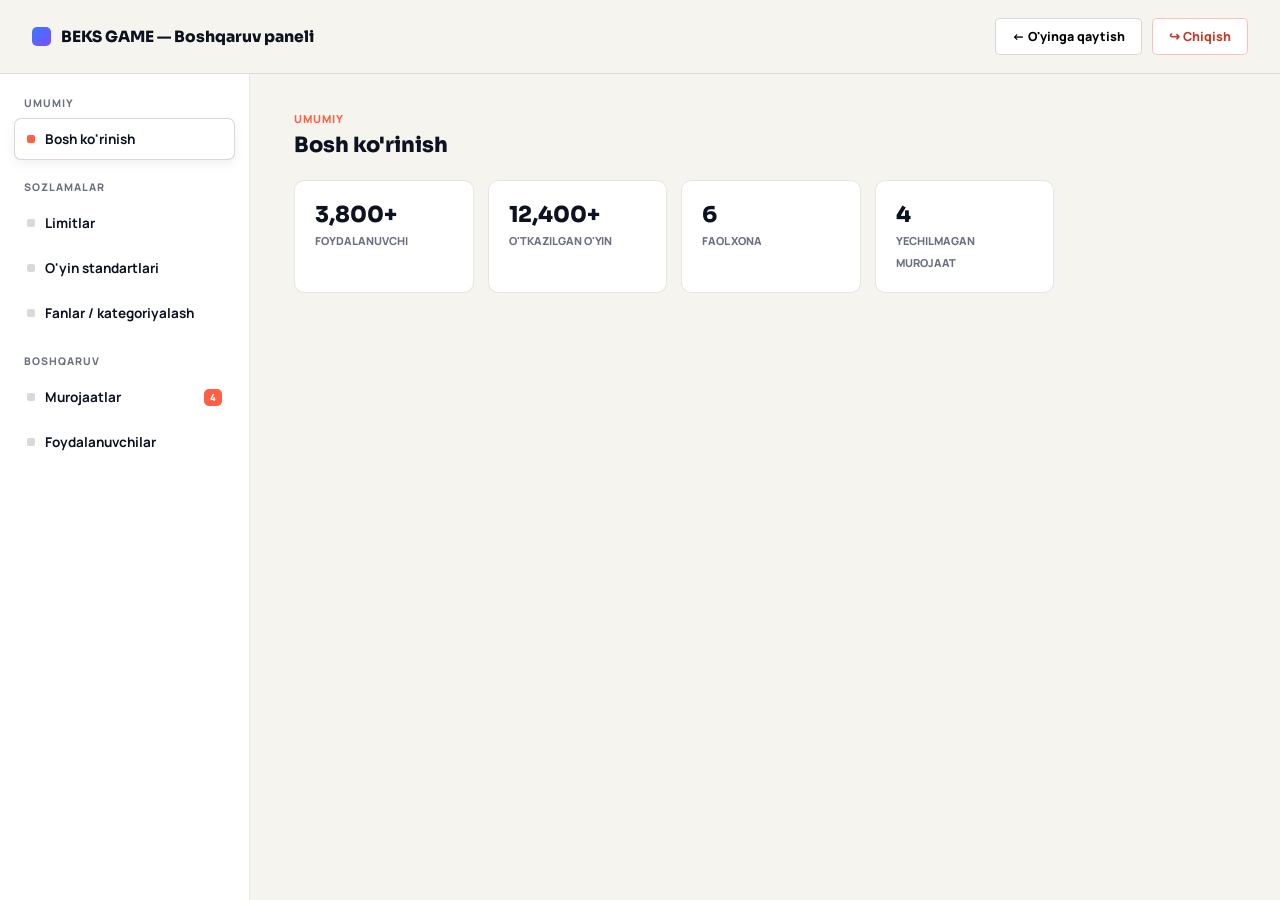
<file: concept-admin-v2-sidebar.html>
<!DOCTYPE html>
<html lang="uz">
<head>
<meta charset="UTF-8">
<title>Beks Game — Admin konsepti v2 (menyu bilan)</title>
<link rel="preconnect" href="https://fonts.googleapis.com">
<link href="https://fonts.googleapis.com/css2?family=Manrope:wght@500;700;800&family=Sora:wght@600;700;800&display=swap" rel="stylesheet">
<style>
  :root{
    --ink:#0c1220; --paper:#f6f4ee; --panel:#ffffff;
    --line:rgba(12,18,32,.10); --line2:rgba(12,18,32,.16);
    --muted:#6b7180; --blue:#3a78ff; --coral:#ff5f45; --green:#2dbe96; --gold:#cdaa28;
  }
  *{box-sizing:border-box;margin:0;padding:0}
  body{font-family:'Manrope',sans-serif;background:var(--paper);color:var(--ink);min-width:1240px;height:100vh;display:flex;flex-direction:column;overflow:hidden}

  header{display:flex;align-items:center;justify-content:space-between;padding:18px 32px;border-bottom:1px solid var(--line);flex:0 0 auto}
  .logo{display:flex;align-items:center;gap:10px;font-family:'Sora',sans-serif;font-weight:800;font-size:15.5px}
  .logo span{width:19px;height:19px;border-radius:5px;background:linear-gradient(135deg,var(--blue),#7b4dff)}
  .hdrActions{display:flex;gap:10px}
  .hdrActions button{padding:9px 16px;border-radius:5px;border:1px solid var(--line2);background:#fff;font-weight:800;font-size:12.5px;cursor:pointer;font-family:'Manrope',sans-serif}
  .hdrActions .danger{border-color:rgba(255,95,69,.4);color:#c73a25}

  .body{flex:1;display:grid;grid-template-columns:250px 1fr;overflow:hidden}

  /* ---- SIDEBAR MENU ---- */
  .sidebar{background:#fff;border-right:1px solid var(--line);padding:22px 14px;overflow-y:auto}
  .navGroup{margin-bottom:20px}
  .navLabel{font-size:10.5px;font-weight:900;letter-spacing:1px;color:var(--muted);padding:0 10px;margin-bottom:8px}
  .navItem{
    display:flex;align-items:center;gap:10px;
    padding:11px 12px;border-radius:7px;cursor:pointer;
    font-size:13.5px;font-weight:700;color:var(--ink);
    margin-bottom:3px;border:1px solid transparent;
  }
  .navItem .ic{width:8px;height:8px;border-radius:2px;background:var(--line2);flex:0 0 auto}
  .navItem:hover{background:rgba(12,18,32,.04)}
  .navItem.active{background:#fff;border-color:var(--line2);box-shadow:0 4px 12px rgba(12,18,32,.06)}
  .navItem.active .ic{background:var(--coral)}
  .navBadge{
    margin-left:auto;background:var(--coral);color:#fff;font-size:9.5px;font-weight:900;
    padding:2px 6px;border-radius:5px;
  }

  /* ---- CONTENT ---- */
  .content{padding:32px 44px;overflow-y:auto}
  .paneTitle{margin-bottom:22px}
  .eyebrow{font-size:11px;font-weight:900;letter-spacing:1px;color:var(--coral)}
  .paneTitle h2{font-family:'Sora',sans-serif;font-size:21px;font-weight:800;margin-top:4px}

  .pane{display:none;max-width:760px}
  .pane.show{display:block}

  .statsRow{display:grid;grid-template-columns:repeat(4,1fr);gap:14px;margin-bottom:8px}
  .statCard{background:var(--panel);border:1px solid var(--line);border-radius:10px;padding:20px}
  .statCard b{display:block;font-family:'Sora',sans-serif;font-size:22px;font-weight:800}
  .statCard span{font-size:11px;font-weight:800;color:var(--muted)}

  .card{background:var(--panel);border:1px solid var(--line);border-radius:10px;padding:24px;margin-bottom:16px}
  .fieldGrid{display:grid;grid-template-columns:1fr 1fr;gap:14px}
  .field{display:flex;flex-direction:column;gap:6px}
  .field span{font-size:11px;font-weight:800;color:var(--muted)}
  .field input,.field textarea{padding:10px 12px;border-radius:6px;border:1px solid var(--line2);font-size:13.5px;font-family:inherit}
  .saveBtn{margin-top:16px;padding:10px 20px;border-radius:6px;border:none;background:var(--ink);color:#fff;font-weight:800;font-size:13px;cursor:pointer;font-family:'Manrope',sans-serif}

  .searchBox{padding:9px 14px;border-radius:6px;border:1px solid var(--line2);font-size:13px;width:260px;font-family:inherit;margin-bottom:16px}
  .userRow{display:flex;align-items:center;gap:14px;padding:13px 15px;border:1px solid var(--line);border-radius:8px;background:var(--panel);margin-bottom:8px}
  .uAvatar{width:36px;height:36px;border-radius:8px;background:linear-gradient(135deg,#20d9ff,#4f8cff 60%,#8c5cff);display:flex;align-items:center;justify-content:center;font-weight:900;font-family:'Sora',sans-serif;color:#04121f;font-size:13px}
  .uInfo{flex:1;min-width:0}
  .uName{font-weight:800;font-size:13.5px;display:flex;align-items:center;gap:8px}
  .uMeta{font-size:11px;color:var(--muted);font-weight:700;margin-top:2px}
  .badge{font-size:9px;font-weight:900;padding:3px 8px;border-radius:5px;background:#ffe3a8;color:#6b4a00}
  .toggleBtn{padding:8px 14px;border-radius:6px;border:1px solid var(--line2);background:#fff;font-weight:800;font-size:11.5px;cursor:pointer;font-family:'Manrope',sans-serif}

  .msgRow{padding:12px 14px;border:1px solid var(--line);border-radius:8px;margin-bottom:8px;background:var(--panel)}
  .msgRow.pending{border-color:rgba(205,170,40,.4)}
  .msgFrom{font-size:12px;font-weight:800}
  .msgDate{font-size:10.5px;color:var(--muted);font-weight:700;margin-top:2px}
  .msgText{font-size:12.5px;line-height:1.5;margin-top:6px}
  .msgStatus{font-size:10.5px;font-weight:800;color:#a8790a;margin-top:6px}

  .toggleRow{display:flex;justify-content:space-between;align-items:center;padding:12px 0;border-bottom:1px solid var(--line)}
  .toggleRow:last-child{border-bottom:none}
  .toggleRow span{font-size:13px;font-weight:700}
  .sw{width:38px;height:21px;border-radius:11px;background:var(--line2);position:relative;cursor:pointer}
  .sw.on{background:var(--blue)}
  .sw i{position:absolute;top:2px;left:2px;width:17px;height:17px;border-radius:50%;background:#fff;transition:.15s}
  .sw.on i{left:19px}
</style>
</head>
<body>

<header>
  <div class="logo"><span></span>BEKS GAME — Boshqaruv paneli</div>
  <div class="hdrActions">
    <button>← O'yinga qaytish</button>
    <button class="danger">↪ Chiqish</button>
  </div>
</header>

<div class="body">
  <div class="sidebar">
    <div class="navGroup">
      <div class="navLabel">UMUMIY</div>
      <div class="navItem active" data-pane="dashboard"><span class="ic"></span>Bosh ko'rinish</div>
    </div>
    <div class="navGroup">
      <div class="navLabel">SOZLAMALAR</div>
      <div class="navItem" data-pane="limits"><span class="ic"></span>Limitlar</div>
      <div class="navItem" data-pane="defaults"><span class="ic"></span>O'yin standartlari</div>
      <div class="navItem" data-pane="subjects"><span class="ic"></span>Fanlar / kategoriyalash</div>
    </div>
    <div class="navGroup">
      <div class="navLabel">BOSHQARUV</div>
      <div class="navItem" data-pane="messages"><span class="ic"></span>Murojaatlar<span class="navBadge">4</span></div>
      <div class="navItem" data-pane="users"><span class="ic"></span>Foydalanuvchilar</div>
    </div>
  </div>

  <div class="content">

    <div class="pane show" id="pane-dashboard">
      <div class="paneTitle"><span class="eyebrow">UMUMIY</span><h2>Bosh ko'rinish</h2></div>
      <div class="statsRow">
        <div class="statCard"><b>3,800+</b><span>FOYDALANUVCHI</span></div>
        <div class="statCard"><b>12,400+</b><span>O'TKAZILGAN O'YIN</span></div>
        <div class="statCard"><b>6</b><span>FAOL XONA</span></div>
        <div class="statCard"><b>4</b><span>YECHILMAGAN MUROJAAT</span></div>
      </div>
    </div>

    <div class="pane" id="pane-limits">
      <div class="paneTitle"><span class="eyebrow">LIMITLAR</span><h2>Bepul foydalanish limitlari</h2></div>
      <div class="card">
        <div class="fieldGrid">
          <div class="field"><span>Bepul mavzu/savol limiti</span><input value="10"></div>
          <div class="field"><span>Bepul ishtirokchi limiti</span><input value="10"></div>
        </div>
        <button class="saveBtn">💾 Sozlamalarni saqlash</button>
      </div>
    </div>

    <div class="pane" id="pane-defaults">
      <div class="paneTitle"><span class="eyebrow">STANDART</span><h2>O'yin standartlari (global)</h2></div>
      <div class="card">
        <div class="fieldGrid">
          <div class="field"><span>Standart ball</span><input value="100"></div>
          <div class="field"><span>Savol vaqti (soniya)</span><input value="10"></div>
          <div class="field"><span>Bonus savollar soni</span><input value="3"></div>
          <div class="field"><span>Bonus ko'paytiruvchisi</span><input value="2x / 3x aralash"></div>
        </div>
        <div class="toggleRow"><span>🔥 Bonus rejimi standart bo'yicha yoqilgan</span><div class="sw on"><i></i></div></div>
        <div class="toggleRow"><span>3 ta ketma-ket to'g'ri javob → keyingi savol 2X</span><div class="sw"><i></i></div></div>
        <button class="saveBtn">💾 Standartlarni saqlash</button>
      </div>
    </div>

    <div class="pane" id="pane-subjects">
      <div class="paneTitle"><span class="eyebrow">FANLAR</span><h2>Fanlar va kategoriyalash</h2></div>
      <div class="card">
        <div class="toggleRow"><span>Foydalanuvchilar uchun fan/kategoriyalash yoqilgan</span><div class="sw on"><i></i></div></div>
        <div class="toggleRow"><span>Foydalanuvchilar o'z kategoriyasini qo'sha olsin</span><div class="sw"><i></i></div></div>
        <div class="field" style="margin-top:16px"><span>Fanlar / yo'nalishlar</span><textarea rows="2">Ingliz tili, Koreys tili, Matematika</textarea></div>
        <button class="saveBtn">💾 Saqlash</button>
      </div>
    </div>

    <div class="pane" id="pane-messages">
      <div class="paneTitle"><span class="eyebrow">MUROJAATLAR</span><h2>Foydalanuvchilar murojaatlari</h2></div>
      <div class="msgRow pending">
        <div class="msgFrom">aziz.k@gmail.com <span style="color:var(--muted);font-weight:600">· 14-sen, 09:20</span></div>
        <div class="msgText">Ball hisoblanishi kechikib qolmoqda, tekshirib bera olasizmi?</div>
        <div class="msgStatus">⏳ Javob kutilmoqda</div>
      </div>
      <div class="msgRow">
        <div class="msgFrom">malika.n@gmail.com <span style="color:var(--muted);font-weight:600">· 13-sen, 18:04</span></div>
        <div class="msgText">Rahmat, muammo hal bo'ldi ✅</div>
      </div>
    </div>

    <div class="pane" id="pane-users">
      <div class="paneTitle"><span class="eyebrow">ADMIN</span><h2>Foydalanuvchilar</h2></div>
      <input class="searchBox" placeholder="Ism, email yoki UID bo'yicha qidirish...">
      <div class="userRow">
        <div class="uAvatar">A</div>
        <div class="uInfo"><div class="uName">Aziz Karimov <span class="badge">ADMIN</span></div><div class="uMeta">aziz.k@gmail.com · UID: 8f2a91</div></div>
        <button class="toggleBtn">Admin huquqini olib tashlash</button>
      </div>
      <div class="userRow">
        <div class="uAvatar">M</div>
        <div class="uInfo"><div class="uName">Malika Nosirova</div><div class="uMeta">malika.n@gmail.com · UID: 3c8d12</div></div>
        <button class="toggleBtn">Admin qilish</button>
      </div>
    </div>

  </div>
</div>

<script>
  document.querySelectorAll('.navItem').forEach(function(item){
    item.addEventListener('click', function(){
      document.querySelectorAll('.navItem').forEach(function(i){ i.classList.remove('active'); });
      document.querySelectorAll('.pane').forEach(function(p){ p.classList.remove('show'); });
      item.classList.add('active');
      document.getElementById('pane-' + item.getAttribute('data-pane')).classList.add('show');
    });
  });
  document.querySelectorAll('.sw').forEach(function(sw){
    sw.addEventListener('click', function(){ sw.classList.toggle('on'); });
  });
</script>

</body>
</html>
</file>
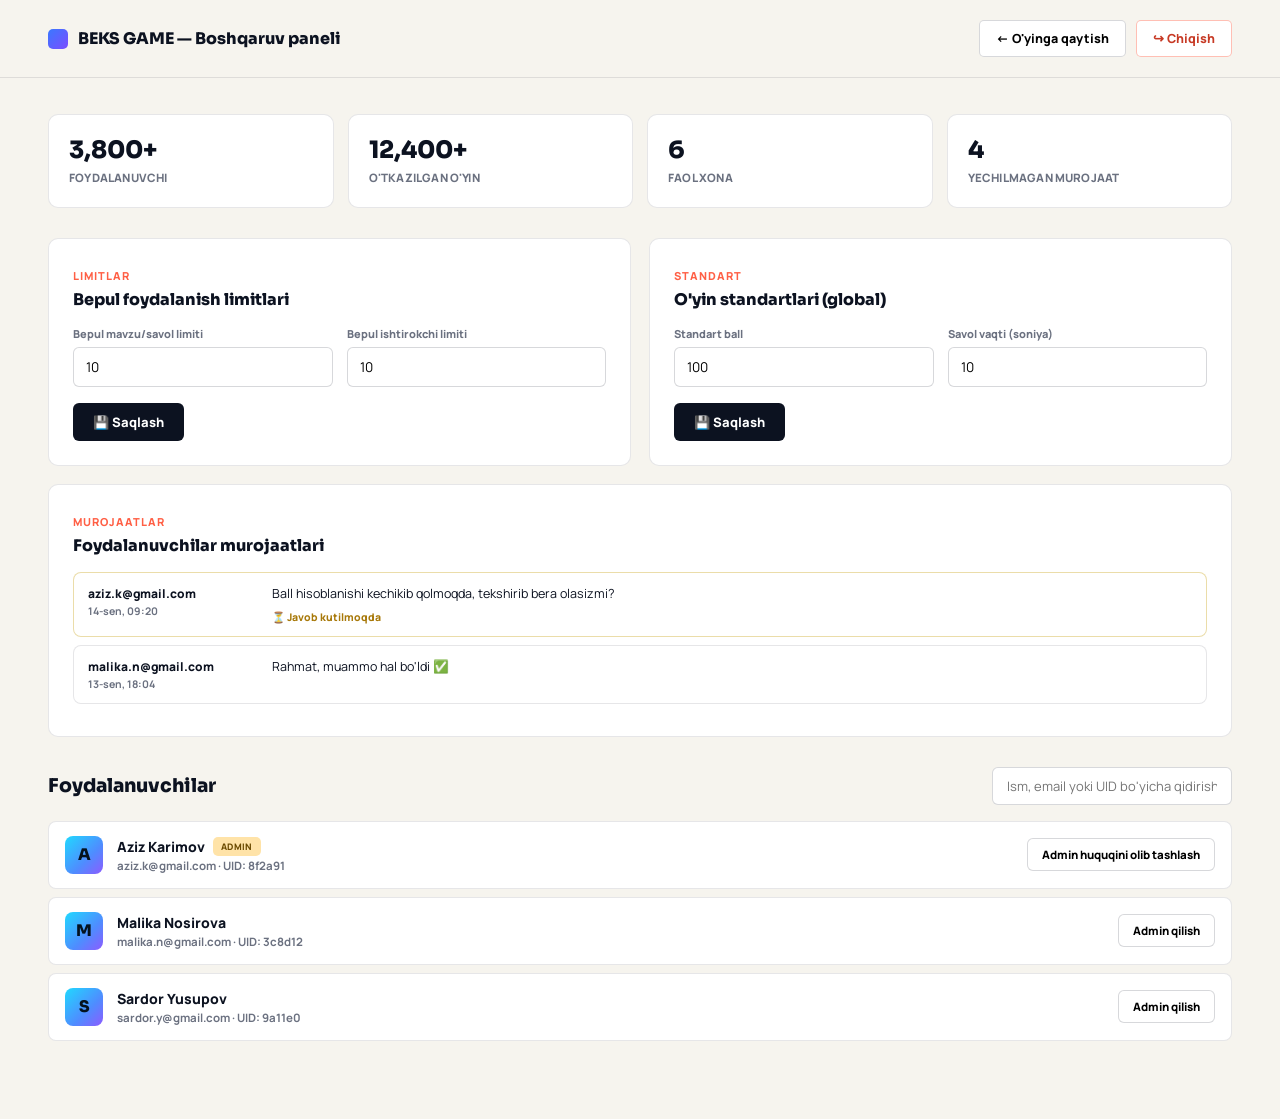
<file: concept-admin.html>
<!DOCTYPE html>
<html lang="uz">
<head>
<meta charset="UTF-8">
<title>Beks Game — Admin konsepti</title>
<link rel="preconnect" href="https://fonts.googleapis.com">
<link href="https://fonts.googleapis.com/css2?family=Manrope:wght@500;700;800&family=Sora:wght@600;700;800&display=swap" rel="stylesheet">
<style>
  :root{
    --ink:#0c1220; --paper:#f6f4ee; --panel:#ffffff;
    --line:rgba(12,18,32,.10); --line2:rgba(12,18,32,.16);
    --muted:#6b7180; --blue:#3a78ff; --coral:#ff5f45; --green:#2dbe96; --gold:#cdaa28;
  }
  *{box-sizing:border-box;margin:0;padding:0}
  body{font-family:'Manrope',sans-serif;background:var(--paper);color:var(--ink);min-width:1240px}

  header{display:flex;align-items:center;justify-content:space-between;padding:20px 48px;border-bottom:1px solid var(--line)}
  .logo{display:flex;align-items:center;gap:10px;font-family:'Sora',sans-serif;font-weight:800;font-size:16px}
  .logo span{width:20px;height:20px;border-radius:5px;background:linear-gradient(135deg,var(--blue),#7b4dff)}
  .hdrActions{display:flex;gap:10px}
  .hdrActions button{padding:9px 16px;border-radius:5px;border:1px solid var(--line2);background:#fff;font-weight:800;font-size:12.5px;cursor:pointer;font-family:'Manrope',sans-serif}
  .hdrActions .danger{border-color:rgba(255,95,69,.4);color:#c73a25}

  .wrap{max-width:1300px;margin:0 auto;padding:36px 48px 70px}

  .statsRow{display:grid;grid-template-columns:repeat(4,1fr);gap:14px;margin-bottom:30px}
  .statCard{background:var(--panel);border:1px solid var(--line);border-radius:10px;padding:20px}
  .statCard b{display:block;font-family:'Sora',sans-serif;font-size:24px;font-weight:800}
  .statCard span{font-size:11.5px;font-weight:800;color:var(--muted);letter-spacing:.2px}

  .grid2{display:grid;grid-template-columns:1fr 1fr;gap:18px;margin-bottom:18px}
  .card{background:var(--panel);border:1px solid var(--line);border-radius:10px;padding:24px}
  .cardHead{margin-bottom:16px}
  .eyebrow{font-size:11px;font-weight:900;letter-spacing:1px;color:var(--coral)}
  .cardHead h3{font-family:'Sora',sans-serif;font-size:16px;font-weight:800;margin-top:4px}

  .fieldGrid{display:grid;grid-template-columns:1fr 1fr;gap:14px}
  .field{display:flex;flex-direction:column;gap:6px}
  .field span{font-size:11px;font-weight:800;color:var(--muted)}
  .field input{padding:10px 12px;border-radius:6px;border:1px solid var(--line2);font-size:13.5px;font-family:inherit}
  .saveBtn{margin-top:16px;padding:10px 20px;border-radius:6px;border:none;background:var(--ink);color:#fff;font-weight:800;font-size:13px;cursor:pointer;font-family:'Manrope',sans-serif}

  .sectionTitle{display:flex;justify-content:space-between;align-items:center;margin-bottom:16px}
  .sectionTitle h2{font-family:'Sora',sans-serif;font-size:19px;font-weight:800}
  .searchBox{padding:9px 14px;border-radius:6px;border:1px solid var(--line2);font-size:13px;width:240px;font-family:inherit}

  .userRow{display:flex;align-items:center;gap:14px;padding:14px 16px;border:1px solid var(--line);border-radius:8px;background:var(--panel);margin-bottom:8px}
  .uAvatar{width:38px;height:38px;border-radius:8px;background:linear-gradient(135deg,#20d9ff,#4f8cff 60%,#8c5cff);display:flex;align-items:center;justify-content:center;font-weight:900;font-family:'Sora',sans-serif;color:#04121f}
  .uInfo{flex:1;min-width:0}
  .uName{font-weight:800;font-size:14px;display:flex;align-items:center;gap:8px}
  .uMeta{font-size:11.5px;color:var(--muted);font-weight:700;margin-top:2px}
  .badge{font-size:9px;font-weight:900;padding:3px 8px;border-radius:5px;letter-spacing:.3px}
  .badge.admin{background:#ffe3a8;color:#6b4a00}
  .toggleBtn{padding:8px 14px;border-radius:6px;border:1px solid var(--line2);background:#fff;font-weight:800;font-size:11.5px;cursor:pointer;font-family:'Manrope',sans-serif}

  .msgRow{padding:12px 14px;border:1px solid var(--line);border-radius:8px;margin-bottom:8px;background:var(--panel);display:grid;grid-template-columns:170px 1fr;gap:14px}
  .msgRow.pending{border-color:rgba(205,170,40,.4)}
  .msgFrom{font-size:12px;font-weight:800}
  .msgDate{font-size:10.5px;color:var(--muted);font-weight:700;margin-top:2px}
  .msgText{font-size:12.5px;line-height:1.5}
  .msgStatus{font-size:10.5px;font-weight:800;color:#a8790a;margin-top:6px}
</style>
</head>
<body>

<header>
  <div class="logo"><span></span>BEKS GAME — Boshqaruv paneli</div>
  <div class="hdrActions">
    <button>← O'yinga qaytish</button>
    <button class="danger">↪ Chiqish</button>
  </div>
</header>

<div class="wrap">

  <div class="statsRow">
    <div class="statCard"><b>3,800+</b><span>FOYDALANUVCHI</span></div>
    <div class="statCard"><b>12,400+</b><span>O'TKAZILGAN O'YIN</span></div>
    <div class="statCard"><b>6</b><span>FAOL XONA</span></div>
    <div class="statCard"><b>4</b><span>YECHILMAGAN MUROJAAT</span></div>
  </div>

  <div class="grid2">
    <div class="card">
      <div class="cardHead"><span class="eyebrow">LIMITLAR</span><h3>Bepul foydalanish limitlari</h3></div>
      <div class="fieldGrid">
        <div class="field"><span>Bepul mavzu/savol limiti</span><input value="10"></div>
        <div class="field"><span>Bepul ishtirokchi limiti</span><input value="10"></div>
      </div>
      <button class="saveBtn">💾 Saqlash</button>
    </div>
    <div class="card">
      <div class="cardHead"><span class="eyebrow">STANDART</span><h3>O'yin standartlari (global)</h3></div>
      <div class="fieldGrid">
        <div class="field"><span>Standart ball</span><input value="100"></div>
        <div class="field"><span>Savol vaqti (soniya)</span><input value="10"></div>
      </div>
      <button class="saveBtn">💾 Saqlash</button>
    </div>
  </div>

  <div class="card" style="margin-bottom:30px">
    <div class="cardHead"><span class="eyebrow">MUROJAATLAR</span><h3>Foydalanuvchilar murojaatlari</h3></div>
    <div class="msgRow pending">
      <div><div class="msgFrom">aziz.k@gmail.com</div><div class="msgDate">14-sen, 09:20</div></div>
      <div><div class="msgText">Ball hisoblanishi kechikib qolmoqda, tekshirib bera olasizmi?</div><div class="msgStatus">⏳ Javob kutilmoqda</div></div>
    </div>
    <div class="msgRow">
      <div><div class="msgFrom">malika.n@gmail.com</div><div class="msgDate">13-sen, 18:04</div></div>
      <div><div class="msgText">Rahmat, muammo hal bo'ldi ✅</div></div>
    </div>
  </div>

  <div class="sectionTitle">
    <h2>Foydalanuvchilar</h2>
    <input class="searchBox" placeholder="Ism, email yoki UID bo'yicha qidirish...">
  </div>

  <div class="userRow">
    <div class="uAvatar">A</div>
    <div class="uInfo"><div class="uName">Aziz Karimov <span class="badge admin">ADMIN</span></div><div class="uMeta">aziz.k@gmail.com · UID: 8f2a91</div></div>
    <button class="toggleBtn">Admin huquqini olib tashlash</button>
  </div>
  <div class="userRow">
    <div class="uAvatar">M</div>
    <div class="uInfo"><div class="uName">Malika Nosirova</div><div class="uMeta">malika.n@gmail.com · UID: 3c8d12</div></div>
    <button class="toggleBtn">Admin qilish</button>
  </div>
  <div class="userRow">
    <div class="uAvatar">S</div>
    <div class="uInfo"><div class="uName">Sardor Yusupov</div><div class="uMeta">sardor.y@gmail.com · UID: 9a11e0</div></div>
    <button class="toggleBtn">Admin qilish</button>
  </div>

</div>

</body>
</html>
</file>
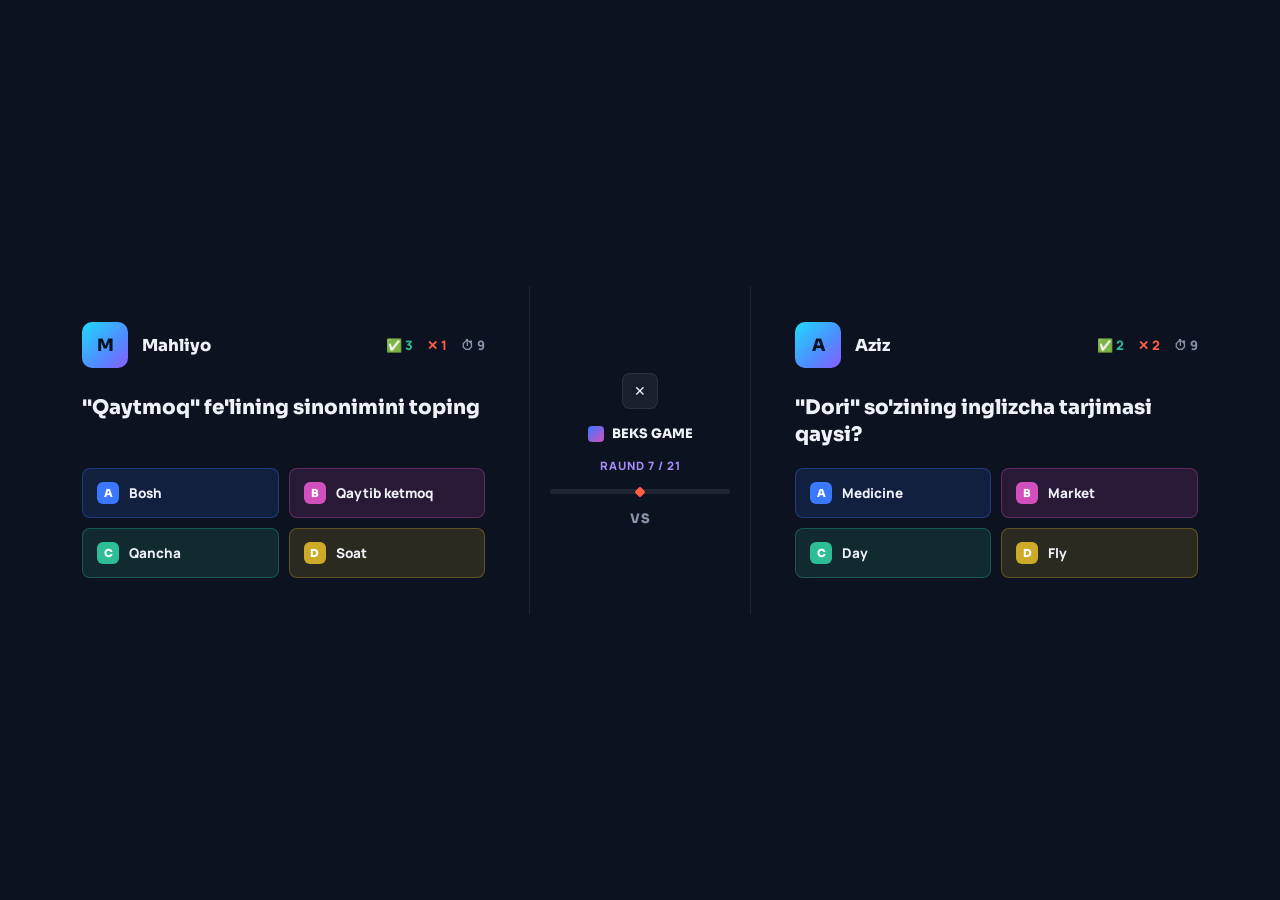
<file: concept-game-duel.html>
<!DOCTYPE html>
<html lang="uz">
<head>
<meta charset="UTF-8">
<title>Beks Game — O'yin konsepti: Duel ekrani</title>
<link rel="preconnect" href="https://fonts.googleapis.com">
<link href="https://fonts.googleapis.com/css2?family=Manrope:wght@500;700;800&family=Sora:wght@600;700;800&display=swap" rel="stylesheet">
<style>
  :root{
    --ink:#0c1220; --panel:#131b30;
    --line:rgba(255,255,255,.08); --text:#eef1f7; --muted:#8b93a8;
    --blue:#3a78ff; --coral:#ff5f45; --green:#2dbe96; --purple:#d250be; --gold:#cdaa28;
  }
  *{box-sizing:border-box;margin:0;padding:0}
  body{font-family:'Manrope',sans-serif;background:var(--ink);color:var(--text);min-width:1240px;height:100vh;display:flex;align-items:center;justify-content:center}

  .arena{display:grid;grid-template-columns:1fr 220px 1fr;width:min(1400px,94vw);gap:0}
  .side{padding:36px 44px;position:relative}
  .side.left{border-right:1px solid var(--line)}
  .side.right{border-left:1px solid var(--line)}

  .pTop{display:flex;align-items:center;gap:14px;margin-bottom:26px}
  .pAvatar{width:46px;height:46px;border-radius:10px;background:linear-gradient(135deg,#20d9ff,#4f8cff 60%,#8c5cff);display:flex;align-items:center;justify-content:center;font-weight:900;font-family:'Sora',sans-serif;color:#04121f;font-size:17px}
  .pName{font-family:'Sora',sans-serif;font-weight:800;font-size:16.5px}
  .pStats{margin-left:auto;display:flex;gap:14px;font-size:13px;font-weight:800}
  .pStats span{display:flex;align-items:center;gap:4px}
  .ok{color:var(--green)} .bad{color:var(--coral)} .tm{color:var(--muted)}

  .qText{font-family:'Sora',sans-serif;font-size:20px;font-weight:800;margin-bottom:18px;line-height:1.35;min-height:56px}
  .qGrid{display:grid;grid-template-columns:1fr 1fr;gap:10px}
  .qOpt{display:flex;align-items:center;gap:10px;padding:13px 14px;border-radius:8px;font-size:13.5px;font-weight:800;border:1px solid transparent}
  .qLetter{width:22px;height:22px;border-radius:6px;flex:0 0 auto;display:flex;align-items:center;justify-content:center;font-family:'Sora',sans-serif;font-weight:900;font-size:11px;color:#fff}
  .qOpt--a{background:rgba(58,120,255,.14);border-color:rgba(58,120,255,.32)} .qOpt--a .qLetter{background:var(--blue)}
  .qOpt--b{background:rgba(210,80,190,.14);border-color:rgba(210,80,190,.32)} .qOpt--b .qLetter{background:var(--purple)}
  .qOpt--c{background:rgba(45,190,150,.14);border-color:rgba(45,190,150,.32)} .qOpt--c .qLetter{background:var(--green)}
  .qOpt--d{background:rgba(205,170,40,.16);border-color:rgba(205,170,40,.34)} .qOpt--d .qLetter{background:var(--gold)}

  .center{display:flex;flex-direction:column;align-items:center;justify-content:center;gap:16px;padding:20px}
  .closeBtn{width:36px;height:36px;border-radius:8px;background:rgba(255,255,255,.06);border:1px solid var(--line);color:var(--text);font-size:14px;cursor:pointer}
  .clogo{display:flex;align-items:center;gap:8px;font-family:'Sora',sans-serif;font-weight:800;font-size:13px}
  .clogo span{width:16px;height:16px;border-radius:4px;background:linear-gradient(135deg,var(--blue),var(--purple))}
  .roundTag{font-size:11.5px;font-weight:900;letter-spacing:1px;color:#a78bfa}
  .vsProgress{width:100%;height:5px;border-radius:3px;background:rgba(255,255,255,.08);position:relative}
  .vsProgress i{position:absolute;left:50%;top:50%;width:8px;height:8px;border-radius:2px;background:var(--coral);transform:translate(-50%,-50%) rotate(45deg)}
  .vsWord{font-family:'Sora',sans-serif;font-weight:800;font-size:13px;color:var(--muted);letter-spacing:1px}
</style>
</head>
<body>

<div class="arena">
  <div class="side left">
    <div class="pTop">
      <div class="pAvatar">M</div>
      <div class="pName">Mahliyo</div>
      <div class="pStats"><span class="ok">✅ 3</span><span class="bad">✕ 1</span><span class="tm">⏱ 9</span></div>
    </div>
    <div class="qText">"Qaytmoq" fe'lining sinonimini toping</div>
    <div class="qGrid">
      <div class="qOpt qOpt--a"><span class="qLetter">A</span>Bosh</div>
      <div class="qOpt qOpt--b"><span class="qLetter">B</span>Qaytib ketmoq</div>
      <div class="qOpt qOpt--c"><span class="qLetter">C</span>Qancha</div>
      <div class="qOpt qOpt--d"><span class="qLetter">D</span>Soat</div>
    </div>
  </div>

  <div class="center">
    <button class="closeBtn">✕</button>
    <div class="clogo"><span></span>BEKS GAME</div>
    <div class="roundTag">RAUND 7 / 21</div>
    <div class="vsProgress"><i></i></div>
    <div class="vsWord">VS</div>
  </div>

  <div class="side right">
    <div class="pTop">
      <div class="pAvatar">A</div>
      <div class="pName">Aziz</div>
      <div class="pStats"><span class="ok">✅ 2</span><span class="bad">✕ 2</span><span class="tm">⏱ 9</span></div>
    </div>
    <div class="qText">"Dori" so'zining inglizcha tarjimasi qaysi?</div>
    <div class="qGrid">
      <div class="qOpt qOpt--a"><span class="qLetter">A</span>Medicine</div>
      <div class="qOpt qOpt--b"><span class="qLetter">B</span>Market</div>
      <div class="qOpt qOpt--c"><span class="qLetter">C</span>Day</div>
      <div class="qOpt qOpt--d"><span class="qLetter">D</span>Fly</div>
    </div>
  </div>
</div>

</body>
</html>
</file>
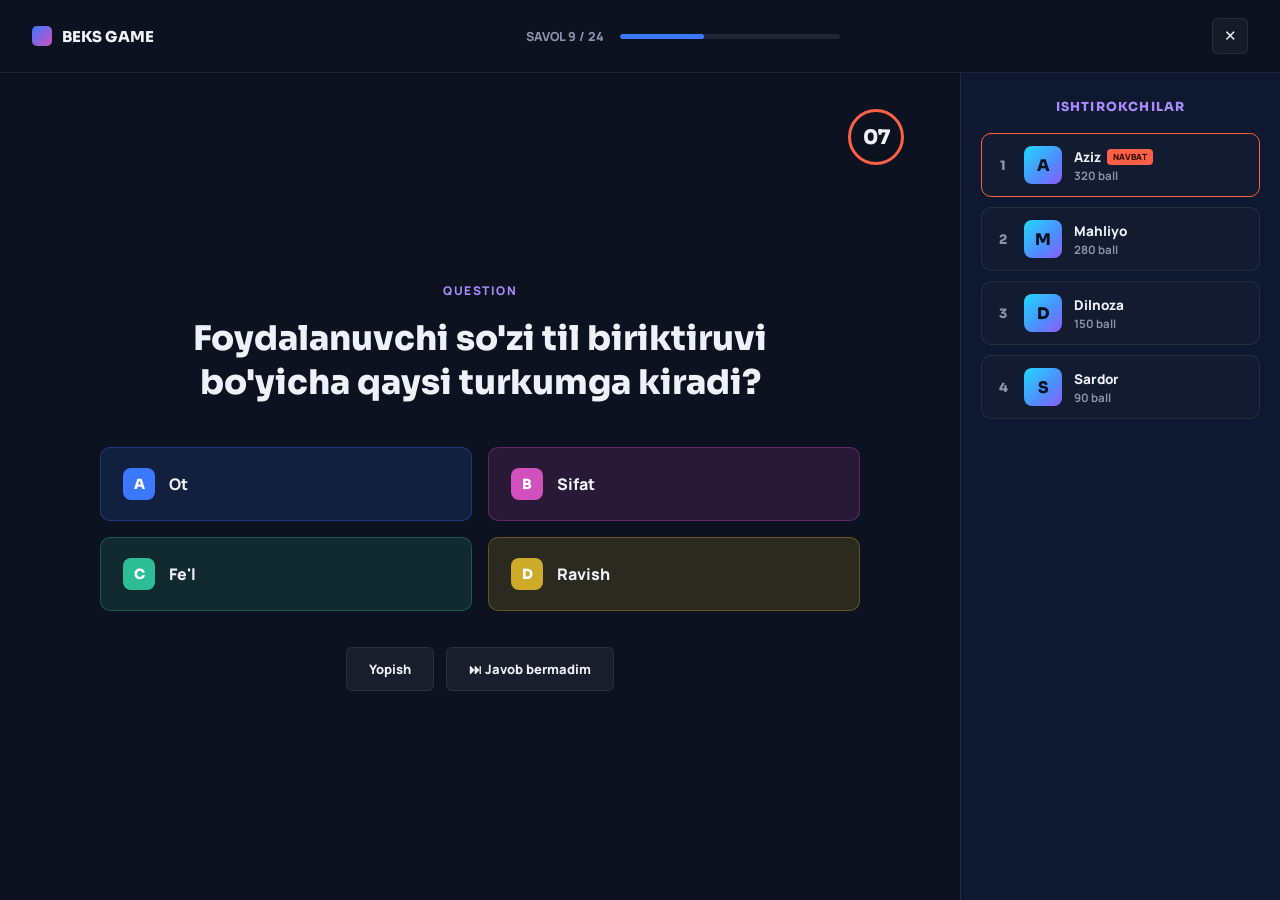
<file: concept-game-question.html>
<!DOCTYPE html>
<html lang="uz">
<head>
<meta charset="UTF-8">
<title>Beks Game — O'yin konsepti: Savol ekrani</title>
<link rel="preconnect" href="https://fonts.googleapis.com">
<link href="https://fonts.googleapis.com/css2?family=Manrope:wght@500;700;800&family=Sora:wght@600;700;800&display=swap" rel="stylesheet">
<style>
  :root{
    --ink:#0c1220; --panel:#131b30; --panel2:#0e1830;
    --line:rgba(255,255,255,.08); --text:#eef1f7; --muted:#8b93a8;
    --blue:#3a78ff; --coral:#ff5f45; --green:#2dbe96; --purple:#d250be; --gold:#cdaa28;
  }
  *{box-sizing:border-box;margin:0;padding:0}
  body{font-family:'Manrope',sans-serif;background:var(--ink);color:var(--text);min-width:1240px;height:100vh;overflow:hidden;display:flex;flex-direction:column}

  header{display:flex;align-items:center;justify-content:space-between;padding:18px 32px;border-bottom:1px solid var(--line)}
  .logo{display:flex;align-items:center;gap:10px;font-family:'Sora',sans-serif;font-weight:800;font-size:15px}
  .logo span{width:20px;height:20px;border-radius:5px;background:linear-gradient(135deg,var(--blue),var(--purple))}
  .progressWrap{display:flex;align-items:center;gap:16px}
  .progressText{font-size:12.5px;font-weight:800;color:var(--muted)}
  .progressBar{width:220px;height:5px;border-radius:3px;background:rgba(255,255,255,.08);overflow:hidden}
  .progressBar i{display:block;height:100%;width:38%;background:var(--blue);border-radius:3px}
  .exitBtn{width:36px;height:36px;border-radius:6px;border:1px solid var(--line);background:rgba(255,255,255,.04);color:var(--text);font-size:15px;cursor:pointer}

  .main{flex:1;display:grid;grid-template-columns:1fr 320px;gap:0;overflow:hidden}

  .qArea{display:flex;flex-direction:column;align-items:center;justify-content:center;padding:40px;position:relative}
  .qTag{font-size:12px;font-weight:900;letter-spacing:1.5px;color:#a78bfa;margin-bottom:18px}
  .qTimer{
    position:absolute;top:36px;right:56px;
    width:56px;height:56px;border-radius:50%;border:3px solid var(--coral);
    display:flex;align-items:center;justify-content:center;font-family:'Sora',sans-serif;font-size:20px;font-weight:800;
  }
  .qText{font-family:'Sora',sans-serif;font-size:34px;font-weight:800;text-align:center;max-width:720px;line-height:1.3;margin-bottom:42px}
  .qGrid{display:grid;grid-template-columns:1fr 1fr;gap:16px;width:100%;max-width:760px}
  .qOpt{
    display:flex;align-items:center;gap:14px;
    padding:20px 22px;border-radius:10px;cursor:pointer;
    font-size:16px;font-weight:800;transition:.15s;border:1px solid transparent;
  }
  .qOpt:hover{transform:translateY(-2px)}
  .qLetter{width:32px;height:32px;border-radius:8px;flex:0 0 auto;display:flex;align-items:center;justify-content:center;font-family:'Sora',sans-serif;font-weight:900;font-size:14px;color:#fff}
  .qOpt--a{background:rgba(58,120,255,.14);border-color:rgba(58,120,255,.32)} .qOpt--a .qLetter{background:var(--blue)}
  .qOpt--b{background:rgba(210,80,190,.14);border-color:rgba(210,80,190,.32)} .qOpt--b .qLetter{background:var(--purple)}
  .qOpt--c{background:rgba(45,190,150,.14);border-color:rgba(45,190,150,.32)} .qOpt--c .qLetter{background:var(--green)}
  .qOpt--d{background:rgba(205,170,40,.16);border-color:rgba(205,170,40,.34)} .qOpt--d .qLetter{background:var(--gold)}
  .qFooter{display:flex;gap:12px;margin-top:36px}
  .qFooter button{padding:12px 22px;border-radius:6px;border:1px solid var(--line);background:rgba(255,255,255,.05);color:var(--text);font-weight:800;font-size:13px;cursor:pointer;font-family:'Manrope',sans-serif}

  .sidebar{background:var(--panel2);border-left:1px solid var(--line);padding:26px 20px;overflow-y:auto}
  .sidebar h3{font-family:'Sora',sans-serif;font-size:12.5px;font-weight:800;letter-spacing:1.2px;color:#a78bfa;margin-bottom:18px;text-align:center}
  .pRow{display:flex;align-items:center;gap:12px;padding:12px;border-radius:10px;background:var(--panel);border:1px solid var(--line);margin-bottom:10px}
  .pRow.isTurn{border-color:var(--coral)}
  .pAvatar{width:38px;height:38px;border-radius:8px;flex:0 0 auto;background:linear-gradient(135deg,#20d9ff,#4f8cff 60%,#8c5cff);display:flex;align-items:center;justify-content:center;font-weight:900;font-family:'Sora',sans-serif;color:#04121f}
  .pInfo{flex:1;min-width:0}
  .pName{display:flex;align-items:center;gap:6px;font-weight:800;font-size:13.5px}
  .pName .tag{font-size:8.5px;font-weight:900;background:var(--coral);color:#2a0800;padding:2px 6px;border-radius:4px;letter-spacing:.3px}
  .pBall{font-size:11.5px;color:var(--muted);font-weight:700;margin-top:2px}
  .pRank{font-family:'Sora',sans-serif;font-weight:800;font-size:13px;color:var(--muted);width:18px;text-align:center}
</style>
</head>
<body>

<header>
  <div class="logo"><span></span>BEKS GAME</div>
  <div class="progressWrap">
    <span class="progressText">SAVOL 9 / 24</span>
    <div class="progressBar"><i></i></div>
  </div>
  <button class="exitBtn">✕</button>
</header>

<div class="main">
  <div class="qArea">
    <div class="qTimer">07</div>
    <div class="qTag">QUESTION</div>
    <div class="qText">Foydalanuvchi so'zi til biriktiruvi bo'yicha qaysi turkumga kiradi?</div>
    <div class="qGrid">
      <div class="qOpt qOpt--a"><span class="qLetter">A</span>Ot</div>
      <div class="qOpt qOpt--b"><span class="qLetter">B</span>Sifat</div>
      <div class="qOpt qOpt--c"><span class="qLetter">C</span>Fe'l</div>
      <div class="qOpt qOpt--d"><span class="qLetter">D</span>Ravish</div>
    </div>
    <div class="qFooter">
      <button>Yopish</button>
      <button>⏭ Javob bermadim</button>
    </div>
  </div>
  <div class="sidebar">
    <h3>ISHTIROKCHILAR</h3>
    <div class="pRow isTurn">
      <div class="pRank">1</div>
      <div class="pAvatar">A</div>
      <div class="pInfo"><div class="pName">Aziz <span class="tag">NAVBAT</span></div><div class="pBall">320 ball</div></div>
    </div>
    <div class="pRow">
      <div class="pRank">2</div>
      <div class="pAvatar">M</div>
      <div class="pInfo"><div class="pName">Mahliyo</div><div class="pBall">280 ball</div></div>
    </div>
    <div class="pRow">
      <div class="pRank">3</div>
      <div class="pAvatar">D</div>
      <div class="pInfo"><div class="pName">Dilnoza</div><div class="pBall">150 ball</div></div>
    </div>
    <div class="pRow">
      <div class="pRank">4</div>
      <div class="pAvatar">S</div>
      <div class="pInfo"><div class="pName">Sardor</div><div class="pBall">90 ball</div></div>
    </div>
  </div>
</div>

</body>
</html>
</file>
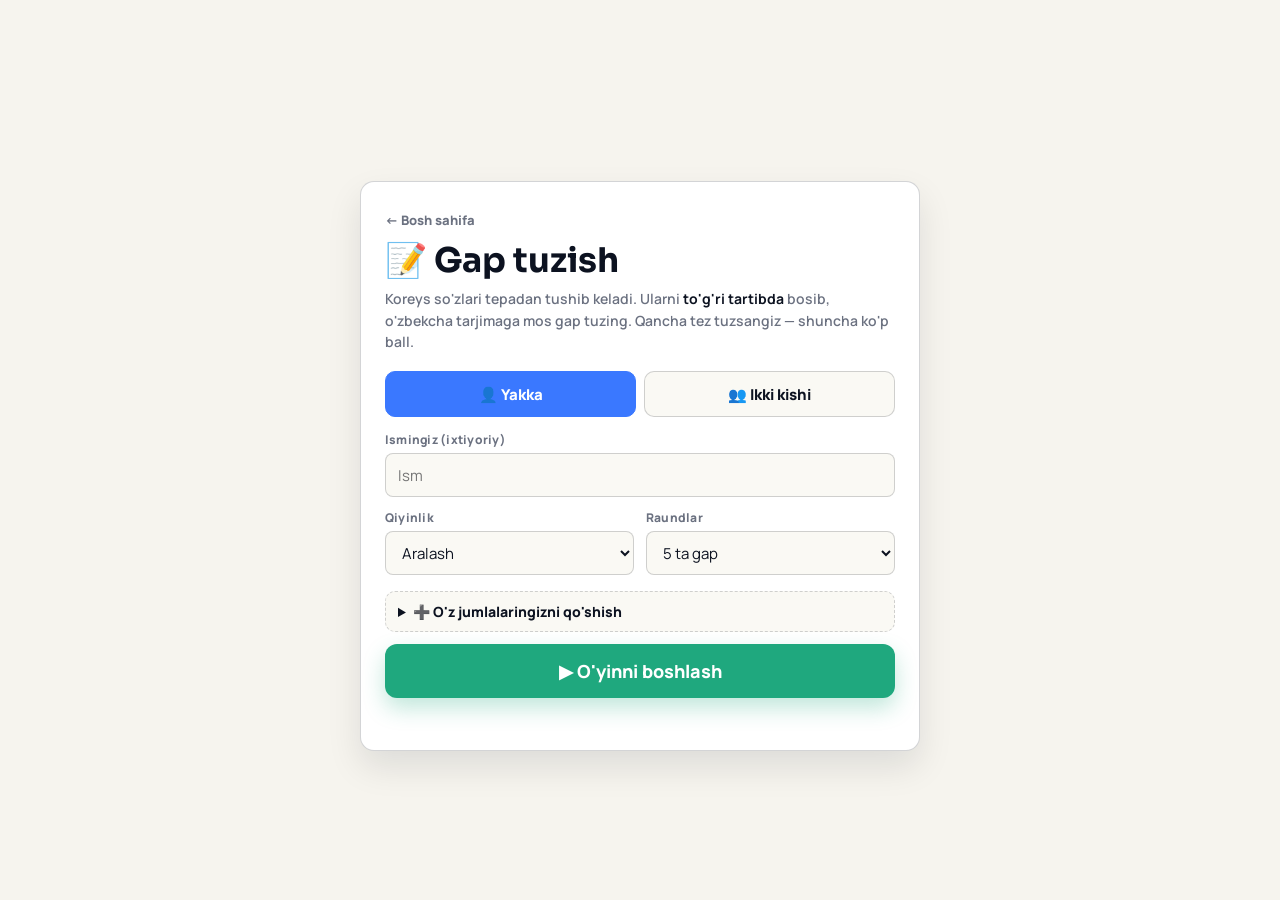
<file: sentence.html>
<!DOCTYPE html>
<html lang="uz">
<head>
  <meta charset="UTF-8">
  <meta name="viewport" content="width=device-width, initial-scale=1, viewport-fit=cover">
  <title>Gap tuzish — Beks Game</title>
  <meta name="description" content="Beks Game — Gap tuzish: tepadan tushayotgan koreys so'zlaridan to'g'ri tartibda gap tuzing. Yakka yoki ikki kishi bellashuvi, tezlik g'olibni aniqlaydi.">
  <link rel="icon" type="image/svg+xml" href="/logo.svg?v=2026-10-21">
  <link rel="stylesheet" href="https://fonts.googleapis.com/css2?family=Noto+Sans+KR:wght@500;700;900&display=swap">
  <link rel="stylesheet" href="beks-theme.css?v=10">
  <link rel="stylesheet" href="sentence.css?v=1">
  <script src="i18n.js?v=4"></script>
</head>
<body class="sentencePage">

  <!-- ============ SOZLAMALAR ============ -->
  <main class="sgSetup" id="setupScreen">
    <div class="sgCard">
      <a class="sgBack" href="index.html">← Bosh sahifa</a>

      <h1 class="sgTitle">📝 Gap tuzish</h1>
      <p class="sgLead">
        Koreys so'zlari tepadan tushib keladi. Ularni <b>to'g'ri tartibda</b> bosib,
        o'zbekcha tarjimaga mos gap tuzing. Qancha tez tuzsangiz — shuncha ko'p ball.
      </p>

      <div class="sgModeTabs" role="tablist">
        <button type="button" class="sgTab is-active" data-mode="solo">👤 Yakka</button>
        <button type="button" class="sgTab" data-mode="duo">👥 Ikki kishi</button>
      </div>

      <div class="sgRow" id="nameRow1">
        <label for="name1" id="name1Label">Ismingiz (ixtiyoriy)</label>
        <input type="text" id="name1" maxlength="20" placeholder="Ism" autocomplete="off">
      </div>
      <div class="sgRow hidden" id="nameRow2">
        <label for="name2">2-o'yinchi (ixtiyoriy)</label>
        <input type="text" id="name2" maxlength="20" placeholder="Ism" autocomplete="off">
      </div>

      <div class="sgGrid2">
        <div class="sgRow">
          <label for="levelSel">Qiyinlik</label>
          <select id="levelSel">
            <option value="mix">Aralash</option>
            <option value="easy">Oson (3–4 so'z)</option>
            <option value="medium">O'rta (5 so'z)</option>
            <option value="hard">Qiyin (6+ so'z)</option>
          </select>
        </div>
        <div class="sgRow">
          <label for="roundsSel">Raundlar</label>
          <select id="roundsSel">
            <option value="3">3 ta gap</option>
            <option value="5" selected>5 ta gap</option>
            <option value="7">7 ta gap</option>
            <option value="10">10 ta gap</option>
          </select>
        </div>
      </div>

      <details class="sgDetails">
        <summary>➕ O'z jumlalaringizni qo'shish</summary>
        <p class="sgHint">
          Har bir qatorga bittadan: <code>koreyscha gap | o'zbekcha tarjima</code>
          (kamida 3 ta so'z, so'zlar bo'shliq bilan ajratilgan). Brauzeringizda saqlanadi.
        </p>
        <textarea id="customText" rows="5" placeholder="저는 사과를 먹습니다 | Men olma yeyman"></textarea>
        <label class="sgCheck"><input type="checkbox" id="onlyCustom"> Faqat o'zim kiritgan jumlalardan o'ynash</label>
        <p class="sgHint" id="customInfo"></p>
      </details>

      <p class="sgError hidden" id="setupError"></p>

      <button type="button" class="sgStart" id="startBtn">▶ O'yinni boshlash</button>

      <div class="sgBestLine" id="bestLine"></div>
    </div>
  </main>

  <!-- ============ O'YIN ============ -->
  <main class="sgGame hidden" id="gameScreen">
    <header class="sgBar">
      <div class="sgBarLeft">
        <span class="sgRound" id="roundInfo">1/5</span>
        <button type="button" class="sgIconBtn" id="soundBtn" title="Ovoz" aria-label="Ovoz">🔊</button>
      </div>
      <div class="sgHintBox">
        <span class="sgHintLabel">Tarjima</span>
        <div class="sgHintText" id="hintUz"></div>
      </div>
      <div class="sgBarRight">
        <span class="sgTimer" id="timerInfo">⏱ —</span>
        <button type="button" class="sgIconBtn" id="quitBtn" title="Chiqish" aria-label="Chiqish">✕</button>
      </div>
    </header>

    <div class="sgArenas" id="arenas"></div>

    <div class="sgOverlay hidden" id="overlay">
      <div class="sgOverlayBox" id="overlayBox"></div>
    </div>
  </main>

  <!-- ============ YAKUNIY NATIJA ============ -->
  <div class="sgModal hidden" id="finalModal">
    <canvas id="confetti"></canvas>
    <div class="sgModalBox">
      <button type="button" class="sgModalX" id="finalClose" aria-label="Yopish" title="Yopish">×</button>
      <div id="finalBody"></div>
      <div class="sgModalActions">
        <button type="button" class="sgBtn sgBtnPrimary" id="againBtn">🔁 Qayta o'ynash</button>
        <button type="button" class="sgBtn" id="setupBtn">⚙️ Sozlamalar</button>
        <a class="sgBtn" href="index.html">🏠 Bosh sahifa</a>
      </div>
    </div>
  </div>

  <script src="sentences-data.js?v=1"></script>
  <script src="sentence.js?v=1"></script>
</body>
</html>
</file>
<file: beks-theme.css>
/* ==========================================================
   BEKS GAME — "INK / PAPER" TEMASI (beks-theme.css)
   ----------------------------------------------------------
   Bu fayl game.css / admin.css / index.css DAN KEYIN yuklanadi
   va faqat KO'RINISHNI (rang, radius, shrift, joylashuv)
   o'zgartiradi. Hech qanday id/class o'chirilmagan yoki
   qo'shilmagan — shuning uchun game.js / admin.js / i18n.js
   ishlashiga BUTUNLAY TA'SIR QILMAYDI.

   Dizayn manbasi: concept-admin-v2-sidebar.html,
   concept-game-question.html, concept-game-duel.html.

   IKKITA REJIM — FAQAT EKRAN KENGLIGIGA QARAB (touch/sichqoncha
   bo'lishidan qat'i nazar, chunki katta touch monitorlar ham
   "kompyuter" hisoblanishi kerak):
   - min-width:1024px  -> ixcham, list ko'rinish, kartalar
     kichikroq, rasm/ikon shart emas (kompyuter / katta ekran,
     hatto touch bo'lsa ham).
   - max-width:1023px  -> yorqin, katta tugmalar (telefon,
     planshet), rang uslubi bir xil qoladi.
========================================================== */

@import url('https://fonts.googleapis.com/css2?family=Manrope:wght@500;600;700;800&family=Sora:wght@600;700;800&display=swap');

:root{
  --bg:#f6f4ee;
  --bg2:#efece2;
  --panel:#ffffff;
  --panel2:#faf9f4;
  --line:rgba(12,18,32,.10);
  --line2:rgba(12,18,32,.18);
  --text:#0c1220;
  --muted:#6b7180;
  --cyan:#0b90a8;
  --blue:#3a78ff;
  --purple:#7c4dff;
  --magenta:#d250be;
  --green:#1fa87e;
  --red:#ff5f45;
  --gold:#b8901f;
  --shadow:0 16px 34px rgba(12,18,32,.10);
  --shadowSmall:0 6px 16px rgba(12,18,32,.07);
  --radius:10px;
  --radiusSmall:8px;

  --pal1-bg:rgba(58,120,255,.10); --pal1-fg:#1d4bb0; --pal1-fill:#3a78ff;
  --pal2-bg:rgba(210,80,190,.10); --pal2-fg:#9c2f8c; --pal2-fill:#d250be;
  --pal3-bg:rgba(255,95,69,.10); --pal3-fg:#c73a25; --pal3-fill:#ff5f45;
  --pal4-bg:rgba(255,95,69,.12); --pal4-fg:#c73a25; --pal4-fill:#ff5f45;
  --pal5-bg:rgba(31,168,126,.12); --pal5-fg:#137355; --pal5-fill:#1fa87e;
  --pal6-bg:rgba(184,144,31,.14); --pal6-fg:#8a6a17; --pal6-fill:#cdaa28;
}

[data-theme="dark"]{
  --bg:#0c1220;
  --bg2:#0e1830;
  --panel:#131b30;
  --panel2:#0e1830;
  --line:rgba(255,255,255,.08);
  --line2:rgba(255,255,255,.16);
  --text:#eef1f7;
  --muted:#8b93a8;
  --cyan:#3ad0e6;
  --blue:#5c8fff;
  --purple:#a78bfa;
  --magenta:#e070c8;
  --green:#35c797;
  --red:#ff6b52;
  --gold:#e0b93a;
  --shadow:0 18px 40px rgba(0,0,0,.45);
  --shadowSmall:0 8px 18px rgba(0,0,0,.32);

  --pal1-bg:rgba(92,143,255,.16);  --pal1-fg:#bcd0ff;
  --pal2-bg:rgba(224,112,200,.16); --pal2-fg:#f4c7ea;
  --pal3-bg:rgba(255,107,82,.16);  --pal3-fg:#ffcabd;
  --pal4-bg:rgba(255,107,82,.16);  --pal4-fg:#ffcabd;
  --pal5-bg:rgba(53,199,151,.16);  --pal5-fg:#bdf3e0;
  --pal6-bg:rgba(224,185,58,.18);  --pal6-fg:#ffe9ad;
}

/* ---------------------------------------------------------
   ASOSIY YUZALAR
--------------------------------------------------------- */

body{ font-family:"Manrope","Segoe UI",Arial,sans-serif; }
h1,h2,h3,.brand-main,.eyebrow,.appHeader .brand-main{ font-family:"Sora","Manrope",sans-serif; }

button{ border-radius:var(--radiusSmall); }
button:active{ transform:scale(.97); }

input,select,textarea{
  border-radius:var(--radiusSmall) !important;
  border:1.5px solid var(--line2) !important;
}
input:focus,select:focus,textarea:focus{
  border-color:var(--blue) !important;
  box-shadow:0 0 0 3px rgba(58,120,255,.16) !important;
}

/* ---------------------------------------------------------
   HEADER / BREND
--------------------------------------------------------- */

.appHeader,.brandWrap{ padding:2px 0; }

/* Logotip o'zi rangli — orqasiga qo'shimcha rang QO'YILMAYDI,
   faqat yumshoq soya beriladi (avvalgi versiyada logotipga
   qo'yilgan gradient fon uni "buzilgandek" ko'rsatgan edi). */
.brandMark{
  border-radius:8px !important;
  border:none !important;
  background:transparent !important;
  box-shadow:none !important;
}

.brand-main{ letter-spacing:-.5px; font-weight:800 !important; }
.brand-f{ color:var(--pal3-fill); }

.topBtn{
  border-radius:var(--radiusSmall) !important;
  border:1.5px solid var(--line2) !important;
  background:var(--panel) !important;
  box-shadow:var(--shadowSmall) !important;
  font-weight:800 !important;
}
.topBtn:hover{ border-color:var(--blue) !important; background:var(--pal1-bg) !important; transform:translateY(-2px); }
.dangerBtn:hover{ border-color:var(--red) !important; background:var(--pal4-bg) !important; }

/* ---------------------------------------------------------
   TUGMALAR (umumiy)
--------------------------------------------------------- */

.bigBtn,.roomBtn,.duelBtn,.wideBtn,.smallBtn,.smallLightBtn,
.gameModeBtn,.authActionBtn,.miniModalBtn,.playBtn,
.primaryPlayBtn,.secondaryPlayBtn,.adminToggleBtn,
.messageReplyBtn,.messageDeleteBtn,.roomModeOptionBtn{
  border-radius:var(--radiusSmall) !important;
  font-weight:800 !important;
}

.primaryBtn,.primaryModalBtn,.primaryPlayBtn{
  background:var(--text) !important;
  border:none !important;
  color:var(--bg) !important;
  box-shadow:0 8px 18px rgba(12,18,32,.18) !important;
}
[data-theme="dark"] .primaryBtn,[data-theme="dark"] .primaryModalBtn,[data-theme="dark"] .primaryPlayBtn{
  background:var(--blue) !important;
  color:#fff !important;
  box-shadow:0 8px 18px rgba(58,120,255,.30) !important;
}
.primaryBtn:hover,.primaryModalBtn:hover,.primaryPlayBtn:hover{ transform:translateY(-2px); filter:brightness(1.06); }

.secondaryBtn,.secondaryModalBtn,.secondaryPlayBtn{
  background:transparent !important;
  color:var(--text) !important;
  border:1.5px solid var(--line2) !important;
}

.dangerBtn,.resetAllStatsBtn{
  background:var(--pal4-bg) !important;
  color:var(--pal4-fg) !important;
  border:none !important;
}

.gameModeBtn,.roomModeBtn{ font-weight:900 !important; }
.roomModeBtn{ background:var(--blue) !important; }
.duelModeBtn{ background:var(--red) !important; }
.playModeBtn{ background:var(--green) !important; }

.authActionBtn{ border-radius:var(--radiusSmall) !important; font-weight:800 !important; }
.authLoginActionBtn{ background:var(--blue) !important; }
.authRegisterActionBtn{ background:var(--pal1-bg) !important; color:var(--pal1-fg) !important; }

/* ---------------------------------------------------------
   BEYJLAR / CHIPLAR
--------------------------------------------------------- */

.eyebrow{ color:var(--red) !important; font-weight:900 !important; letter-spacing:1px !important; }

.sectionBadge{
  border-radius:6px !important;
  border:none !important;
  background:var(--pal1-bg) !important;
  color:var(--pal1-fg) !important;
}

.statusDot{ box-shadow:0 0 0 4px var(--pal5-bg) !important; }

.turnBadge{
  border-radius:5px !important;
  background:var(--red) !important;
  color:#fff !important;
}

.roleBadge.isAdmin{ border-radius:5px !important; }

.categoryChip{ border-radius:6px !important; font-weight:800 !important; }
.categoryChip small{ border-radius:6px !important; }

/* ---------------------------------------------------------
   KARTA / PANEL YUZALARI (umumiy)
--------------------------------------------------------- */

.modal-box,.panel,.board,.gameBoardCard,.adminSettingsCard,
.joinCard,.liveEntryCard,.lobbyCard,.deniedCard,
.introParticipantCard,.qParticipantCard,.participantsBox,
.duelResultCard,.roomLeaderRow,.endedRankCard,
.messageRow,.userRow,.roomHostBox,.roomSetupBox,
.topicBoardAddCard{
  border-radius:var(--radius) !important;
}

.modal-box{ box-shadow:0 24px 60px rgba(12,18,32,.18) !important; }

/* ---------------------------------------------------------
   MAVZULAR TAXTASI (topicBoard)
   MOBIL / TOUCH: rangli kattaroq kartalar (grid)
========================================================= */

.topicBoardCard{
  border-radius:var(--radius) !important;
  border:1px solid var(--line) !important;
  color:var(--text) !important;
}
.topicBoardCard:nth-child(6n+1){ background:var(--pal1-bg) !important; }
.topicBoardCard:nth-child(6n+2){ background:var(--pal2-bg) !important; }
.topicBoardCard:nth-child(6n+3){ background:var(--pal3-bg) !important; }
.topicBoardCard:nth-child(6n+4){ background:var(--pal4-bg) !important; }
.topicBoardCard:nth-child(6n+5){ background:var(--pal5-bg) !important; }
.topicBoardCard:nth-child(6n+0){ background:var(--pal6-bg) !important; }

.topicBoardCard .topicBoardInfo strong{ color:var(--text) !important; }
.topicBoardCard .topicBoardInfo span,
.topicBoardCard .topicBoardInfo small{ color:var(--muted) !important; }

.topicBoardIcon{
  border-radius:8px !important;
  background:rgba(255,255,255,.55) !important;
}

.topicBoardCard.selected{
  box-shadow:0 0 0 2px var(--blue) inset, var(--shadow) !important;
}

.topicBoardAddCard{
  border:2px dashed var(--line2) !important;
  background:var(--panel2) !important;
}

/* KOMPYUTER (sichqoncha) — ixcham RO'YXAT ko'rinishi, rasm shart emas */
@media (min-width:1024px), (min-width:768px) and (min-height:1200px){
  .topicBoard{
    display:flex !important;
    flex-direction:column;
    gap:6px;
    max-height:392px !important;
  }
  .topicBoardCard{
    min-height:0 !important;
    padding:10px 14px !important;
    border-radius:14px !important;
    gap:12px;
  }
  .topicBoardCard:hover{ transform:translateX(3px) !important; }
  .topicBoardIcon{
    width:28px !important; height:28px !important; min-width:28px !important;
    font-size:13px !important; border-radius:8px !important;
    background:rgba(255,255,255,.7) !important;
  }
  .topicBoardInfo{
    flex-direction:row !important;
    align-items:baseline !important;
    gap:10px !important;
  }
  .topicBoardInfo strong{ font-size:14px !important; }
  .topicBoardInfo span,.topicBoardInfo small{ font-size:11px !important; }
  .topicBoardAddCard{ min-height:0 !important; padding:10px 14px !important; flex-direction:row !important; }
}

/* TOUCH (telefon / planshet / katta touch ekran) — kattaroq, rangli kartalar */
@media (max-width:1023px) and (max-height:1199px){
  .topicBoard{ grid-template-columns:repeat(auto-fill,minmax(150px,1fr)) !important; }
  .topicBoardCard{ min-height:104px !important; padding:14px !important; }
  .topicBoardIcon{ width:44px !important; height:44px !important; min-width:44px !important; font-size:22px !important; }
}

/* ---------------------------------------------------------
   JAMOALAR (teams)
========================================================= */

.team{ border-radius:12px !important; border:1px solid var(--line) !important; }
.team:nth-child(6n+1){ background:linear-gradient(160deg,var(--pal1-fill),#1d4bb0) !important; }
.team:nth-child(6n+2){ background:linear-gradient(160deg,var(--pal2-fill),#9c2f8c) !important; }
.team:nth-child(6n+3){ background:linear-gradient(160deg,var(--pal3-fill),#c73a25) !important; }
.team:nth-child(6n+4){ background:linear-gradient(160deg,#1fa87e,#137355) !important; }
.team:nth-child(6n+5){ background:linear-gradient(160deg,var(--pal5-fill),#137355) !important; }
.team:nth-child(6n+0){ background:linear-gradient(160deg,var(--pal6-fill),#8a6a17) !important; }
.team strong{ color:#fff !important; }

/* ---------------------------------------------------------
   SAVOL JAVOB VARIANTLARI (game.html, index.html, duel, room)
   Konsept: har bir variant (A/B/C/D) o'ziga xos rangda —
   ko'k / siyoh-pushti / yashil / oltin.
========================================================= */

.answerOption,.qOptionBtn,.duelAnswerBtn,
.roomAnswerButtons .qOptionBtn{
  border-radius:var(--radiusSmall) !important;
  border:1.5px solid transparent !important;
  font-weight:800 !important;
}

.answerOption.optA,.qOptionBtn.optA,.roomAnswerButtons .optA{
  background:rgba(58,120,255,.12) !important; border-color:rgba(58,120,255,.35) !important; color:var(--text) !important;
}
.answerOption.optB,.qOptionBtn.optB,.roomAnswerButtons .optB{
  background:rgba(210,80,190,.12) !important; border-color:rgba(210,80,190,.35) !important; color:var(--text) !important;
}
.answerOption.optC,.qOptionBtn.optC,.roomAnswerButtons .optC{
  background:rgba(31,168,126,.14) !important; border-color:rgba(31,168,126,.35) !important; color:var(--text) !important;
}
.answerOption.optD,.qOptionBtn.optD,.roomAnswerButtons .optD{
  background:rgba(184,144,31,.16) !important; border-color:rgba(184,144,31,.38) !important; color:var(--text) !important;
}

.answerOption .answerLetter{ border-radius:6px !important; color:#fff !important; }
.answerOption.optA .answerLetter{ background:var(--blue) !important; }
.answerOption.optB .answerLetter{ background:var(--magenta) !important; }
.answerOption.optC .answerLetter{ background:var(--green) !important; }
.answerOption.optD .answerLetter{ background:var(--gold) !important; }

.answerOption.correct{ background:rgba(31,168,126,.22) !important; border-color:var(--green) !important; box-shadow:0 0 0 2px var(--green) inset !important; }
.answerOption.wrong{ background:rgba(255,95,69,.20) !important; border-color:var(--red) !important; box-shadow:0 0 0 2px var(--red) inset !important; }

/* Touch ekranlarda javob tugmalari kattaroq (barmoq bilan bosish qulay) */
@media (max-width:1023px) and (max-height:1199px){
  .answerOption,.qOptionBtn,.duelAnswerBtn,.roomAnswerButtons .qOptionBtn{
    min-height:78px !important;
    font-size:16px !important;
  }
}
/* Kompyuterda (sichqoncha) — ixchamroq, zich */
@media (min-width:1024px), (min-width:768px) and (min-height:1200px){
  .answerOption{ min-height:58px !important; padding:8px 12px !important; }
  .qOptionBtn,.duelAnswerBtn,.roomAnswerButtons .qOptionBtn{ min-height:56px !important; }
}

/* ---------------------------------------------------------
   TIMER — konsept bo'yicha doira ichida raqam
========================================================= */

#timer,.qTimerRing,.roomTimerRing,.duelPlayerScore #duelATimer,.duelPlayerScore #duelBTimer{
  border-radius:999px !important;
}

.questionTop #timer{
  width:56px !important; height:56px !important; min-width:56px !important;
  display:flex !important; align-items:center !important; justify-content:center !important;
  border:3px solid var(--red) !important;
  background:transparent !important;
  color:var(--text) !important;
  font-family:"Sora","Manrope",sans-serif !important;
}

/* ---------------------------------------------------------
   G'OLIB / DUEL NATIJASI
========================================================= */

.winnerCard{ border-radius:var(--radius) !important; }
.winnerAvatar{ border-radius:var(--radiusSmall) !important; }
.winnerRow{ border-radius:var(--radiusSmall) !important; }

.duelArena{ border-radius:var(--radius) !important; }
.duelResultCard{ border-radius:var(--radius) !important; }
.duelResultCard.isDuelWinner{ box-shadow:0 0 0 3px var(--gold) inset !important; }

/* ---------------------------------------------------------
   ADMIN PANEL
========================================================= */

.userAvatar{ border-radius:8px !important; }
.adminStatChip{ border-radius:8px !important; background:var(--panel) !important; border:1px solid var(--line) !important; }

.toggleTrack{ border-radius:999px !important; border:none !important; background:var(--line2) !important; }
.toggleSwitch input:checked + .toggleTrack{ background:var(--blue) !important; }
.toggleThumb{ box-shadow:var(--shadowSmall) !important; }

.messageDeleteBtn{ border-radius:12px !important; }

/* ---------------------------------------------------------
   TOUCH EKRANLAR UCHUN UMUMIY KATTALASHTIRISH
   (planshet / katta touch monitor / telefon)
========================================================= */

@media (max-width:1023px) and (max-height:1199px){
  .bigBtn,.roomBtn,.duelBtn,.wideBtn,.gameModeBtn,.authActionBtn,
  .miniModalBtn,.playBtn,.primaryPlayBtn,.secondaryPlayBtn,
  .adminToggleBtn,.topBtn{
    min-height:52px !important;
    font-size:15px !important;
  }
  input,select{ min-height:52px !important; font-size:15px !important; }
}

/* Kompyuterda tugmalar ixchamroq va zichroq turadi */
@media (min-width:1024px), (min-width:768px) and (min-height:1200px){
  .bigBtn,.roomBtn,.duelBtn,.wideBtn,.gameModeBtn,.authActionBtn,
  .miniModalBtn,.playBtn,.primaryPlayBtn,.secondaryPlayBtn{
    min-height:42px !important;
  }
}

/* ==========================================================
   TUZATISH 1 — QORONG'I REJIMDA HEADER TUGMALARI
   (avval oq fonda oq/xira matn bo'lib qolgan edi)
========================================================= */

[data-theme="dark"] .topBtn{
  background:rgba(255,255,255,.08) !important;
  border-color:var(--line2) !important;
  color:var(--text) !important;
}
[data-theme="dark"] .topBtn:hover{
  background:rgba(255,255,255,.16) !important;
  border-color:var(--blue) !important;
}
[data-theme="dark"] .dangerBtn{
  background:var(--pal4-bg) !important;
  color:var(--pal4-fg) !important;
}
[data-theme="dark"] .dangerBtn:hover{
  background:rgba(255,122,136,.22) !important;
}

/* ==========================================================
   TUZATISH 2 — TIL / QORONG'I REJIM TUGMALARI
   Bular header ichida EMAS, sahifaga alohida (position:fixed)
   qo'shilgan (i18n.js orqali) — shu sabab avval header
   tugmalari ustiga chiqib qolardi. Endi pastki o'ng burchakka
   ko'chiriladi va yangi uslubga moslanadi.
========================================================= */

.beksLangSwitch{
  top:16px !important;
  bottom:auto !important;
  right:16px !important;
  z-index:2500 !important;
}
.beksLangBtn,.beksThemeBtn{
  border-radius:999px !important;
  border:none !important;
  background:var(--panel) !important;
  color:var(--text) !important;
  box-shadow:var(--shadow) !important;
}
.beksLangBtn:hover,.beksThemeBtn:hover{
  background:var(--pal1-bg) !important;
  color:var(--pal1-fg) !important;
}
.beksLangMenu{
  border-radius:16px !important;
  border:none !important;
  background:var(--panel) !important;
  box-shadow:var(--shadow) !important;
}

/* ---------------------------------------------------------
   O'YIN MAYDONINI TORAYTIRISH — ikki chekada bo'sh joy
   qoladi, shu bo'sh joyda tepa-o'ngdagi tema/til tugmalari
   header (Boshqaruv/Murojaat/Profil/Chiqish) bilan
   TO'QNASHMAYDI. Faqat KENG ekranlarda ishlaydi — tor
   ekranda (planshet/telefon) bo'sh joy yetmagani uchun
   tugmalar pastki-o'ng burchakka tushib qoladi.
--------------------------------------------------------- */

@media (min-width:1024px), (min-width:768px) and (min-height:1200px){
  .app,.appHeader{
    width:min(1440px, calc(100% - 280px)) !important;
  }
}

@media (max-width:1023px) and (max-height:1199px){
  .beksLangSwitch{
    top:auto !important;
    bottom:16px !important;
    right:16px !important;
  }
}

@media (max-width:1023px) and (max-height:1199px){
  .beksLangSwitch{ bottom:14px !important; right:14px !important; }
}

/* ==========================================================
   TUZATISH 3 — MAVZULAR RO'YXATI: edit/o'chirish tugmalari
   endi kartaning DOIM ko'rinadigan qismi (qatorga sig'adi,
   chetga chiqib ketmaydi), va tartib nomi bo'yicha (raqamlar
   to'g'ri hisobga olingan holda) chiqadi — bu game.js'da
   sortTopicsByNewest() orqali ta'minlangan.
========================================================= */

.topicBoardCardActions{
  position:static !important;
  opacity:1 !important;
  transform:none !important;
  margin-left:auto !important;
  flex:0 0 auto !important;
}
.cardIconBtn{
  width:30px !important;
  height:30px !important;
  min-height:30px !important;
  border-radius:10px !important;
}

/* Kompyuter — ixcham RO'YXAT, lekin action tugmalar sig'adigan balandlikda */
@media (min-width:1024px), (min-width:768px) and (min-height:1200px){
  .topicBoardCard{
    min-height:48px !important;
    padding:8px 10px 8px 14px !important;
  }
  .topicBoardInfo{ flex:1 1 auto !important; }
}

/* ==========================================================
   TUZATISH 4 — MAVZULAR RO'YXATI: TELEFON vs PLANSHET
   Telefon (tor ekran)   -> bitta ustunli RO'YXAT, lekin
                            o'qish/bosish uchun yetarlicha katta.
   Planshet/katta touch  -> rangli KARTALAR (grid).
========================================================= */

@media (max-width:640px){
  .topicBoard{
    display:flex !important;
    flex-direction:column !important;
    gap:8px !important;
    max-height:min(70vh,460px) !important;
  }
  .topicBoardCard{
    min-height:0 !important;
    padding:12px 12px 12px 14px !important;
    border-radius:16px !important;
    gap:12px !important;
  }
  .topicBoardIcon{
    width:34px !important; height:34px !important; min-width:34px !important;
    font-size:16px !important; border-radius:10px !important;
  }
  .topicBoardInfo strong{ font-size:14.5px !important; }
  .topicBoardInfo span,.topicBoardInfo small{ font-size:11.5px !important; }
  .cardIconBtn{ width:32px !important; height:32px !important; min-height:32px !important; font-size:13px !important; }

  /* Ro'yxat (list) ko'rinishida qator o'zi bosiladigan, shuning
     uchun "O'YINNI BOSHLASH" ustma-ust chizuvchi banner shart
     emas — u mavzu nomi / soni / tahrir-o'chirish tugmalarini
     qoplab qolayotgan edi. Butunlay o'chiriladi. */
  .topicStartOverlay{ display:none !important; }
}

@media (min-width:641px) and (max-width:1023px) and (max-height:1199px){
  .topicBoard{ grid-template-columns:repeat(auto-fill,minmax(160px,1fr)) !important; }
  .topicBoardCard{ min-height:108px !important; padding:14px !important; flex-direction:column !important; align-items:flex-start !important; }
  .topicBoardCardActions{ margin-left:0 !important; align-self:flex-end !important; }
}

/* ==========================================================
   TUZATISH 5 — MOBIL SOZLAMALAR BLOKI (Savol qo'shish /
   Ball / Bonus) chalkashib ketishi. Har bir bo'lim to'liq
   kenglikda, ustma-ust joylashadi; yordamchi izoh matnlari
   (qcHint) joy tejash uchun mobilda yashiriladi.
========================================================= */

@media (max-width:640px){
  .controlDockWide{
    display:flex !important;
    flex-direction:column !important;
  }
  .controlDockWide .toolBox,
  .controlDockWide .toolColStack{
    width:100% !important;
  }
  .controlDock .toolRow,
  .controlDock .inlineForm,
  .controlDock .bonusRow{
    flex-wrap:wrap !important;
  }
  .controlDock .pointToolBox input,
  .controlDock .pointToolBox select,
  .controlDock .bonusRow input,
  .controlDock .bonusRow select{
    width:100% !important;
  }
  .qcHint{ display:none !important; }
}

/* ==========================================================
   TUZATISH 6 — ISHTIROKCHI KARTALARI: mobilda ham
   GORIZONTAL qator (avatar + ism + ball bir qatorda),
   avvalgidek vertikal ustma-ust EMAS.
========================================================= */

@media (max-width:820px){
  .liveParticipantsPanel .participantsBox{
    display:flex !important;
    flex-direction:column !important;
  }
  .liveParticipantsPanel .participant{
    display:grid !important;
    grid-template-columns:26px 40px minmax(0,1fr) auto !important;
    grid-template-areas:none !important;
    align-items:center !important;
    justify-items:stretch !important;
    text-align:left !important;
    gap:8px !important;
    min-height:0 !important;
    padding:8px 10px !important;
    border-radius:14px !important;
  }
  .participantAvatarWrap{ width:40px !important; height:40px !important; min-width:40px !important; }
  .participantInfo{ width:auto !important; text-align:left !important; }
  .liveParticipantsPanel .participantName{ white-space:nowrap !important; overflow:hidden !important; text-overflow:ellipsis !important; font-size:13px !important; }
  .liveParticipantsPanel .participantActions{ flex-direction:row !important; }
  .panelHeadActions{ flex-wrap:wrap !important; }
  .panelHeadActions .bigBtn{ flex:1 1 auto !important; }
}
/* ==========================================================
   KONSEPT: SAVOL VA DUEL EKRANLARI
   (concept-game-question.html / concept-game-duel.html bilan
   bir xil rang tizimi — ink/paper o'zgaruvchilar orqali,
   shuning uchun kun/tun rejimida AVTOMATIK moslashadi.)
========================================================== */

[data-theme="dark"] .modal-box{
  background:var(--panel) !important;
  box-shadow:0 30px 90px rgba(0,0,0,.5) !important;
}

.questionModalBrand,.duelBrand{ color:var(--text) !important; font-family:"Sora","Manrope",sans-serif !important; }
.questionModalBrand img,.duelBrand img{ border-radius:6px !important; }

.questionTop .eyebrow{ color:var(--purple) !important; }
.questionProgress{ color:var(--muted) !important; }

#qText{ color:var(--text) !important; font-family:"Sora","Manrope",sans-serif !important; }
#aText{ color:var(--green) !important; }

.questionSidebarTitle,.duelRoundLabel{ color:var(--purple) !important; }

.participantsSideBox{ background:var(--panel2) !important; border:1px solid var(--line) !important; }

.participant{ background:var(--panel2) !important; border:1px solid var(--line) !important; }
.participant .name{ color:var(--text) !important; }
.rank{ background:none !important; color:var(--muted) !important; font-family:"Sora","Manrope",sans-serif !important; box-shadow:none !important; }

.duelSide{ background:var(--panel) !important; }
.duelSideB{ border-right:1px solid var(--line) !important; }
.duelSideA{ border-left:1px solid var(--line) !important; }
.duelCenter{ background:var(--bg) !important; border-left:1px solid var(--line) !important; border-right:1px solid var(--line) !important; }
.duelPlayerBadge span{ color:var(--text) !important; font-family:"Sora","Manrope",sans-serif !important; }
.duelPlayerScore{ color:var(--muted) !important; }
.duelQText{ color:var(--text) !important; font-family:"Sora","Manrope",sans-serif !important; }
.duelVs{ color:var(--muted) !important; font-family:"Sora","Manrope",sans-serif !important; }
.duelProgressFillA,.duelProgressFillB{ background:var(--red) !important; box-shadow:none !important; }
.duelProgressMid{ background:var(--line2) !important; }
.duelArena{ background:var(--bg) !important; border:1px solid var(--line) !important; }

[data-theme="dark"] .duelArena{ background:var(--bg) !important; }

/* ==========================================================
   INDEX (bosh sahifa) — telefon/planshetda til va tungi rejim
   tugmalari PASTDA emas, YUQORI-O'NG burchakda turadi.
   (Boshqa sahifalar — game/admin — o'zgarmaydi.)
========================================================== */
@media (max-width:1023px) and (max-height:1199px){
  body.beksIndexPage .beksLangSwitch{
    top:10px !important;
    bottom:auto !important;
    right:10px !important;
    left:auto !important;
  }
}

/* ==========================================================
   INDEX: "Jonli xona", "Birga bir", "O'yin boshlash" tugmalari
   matni BIR XIL — oq rangda.
========================================================== */
.gameModeBtn,
.roomModeBtn,
.duelModeBtn,
.playModeBtn,
[data-theme="dark"] .gameModeBtn,
[data-theme="dark"] .roomModeBtn{
  color:#fff !important;
}

/* ==========================================================
   RASMLI SAVOLLAR (imagepack.js) — o'yin, xona, ishtirokchi
========================================================== */
.qImageWrap{
  display:flex;
  align-items:center;
  justify-content:center;
  width:100%;
  margin:0 auto 12px;
  min-height:120px;
  border-radius:14px;
  background:var(--panel2, rgba(127,127,127,.08));
  border:1px solid var(--line, rgba(127,127,127,.2));
  overflow:hidden;
  position:relative;
}
.qImageWrap .qImage{
  display:block;
  max-width:100%;
  max-height:min(38vh,360px);
  width:auto;
  height:auto;
  object-fit:contain;
}
.qImageWrap.loading::after{
  content:"⏳ Rasm yuklanmoqda...";
  position:absolute;
  color:var(--muted, #888);
  font-weight:700;
  font-size:13px;
}
.qImageWrap.loading .qImage{ opacity:0; }
.qImageWrap.failed{ min-height:80px; }
.qImageWrap.failed::after{
  content:attr(data-msg);
  color:var(--muted, #888);
  font-weight:700;
  font-size:13px;
}
.qImageWrap.failed .qImage{ display:none; }

@media (min-width:1024px){
  .qImageWrap .qImage{ max-height:min(42vh,440px); }
}

/* ==========================================================
   RASMLI SAVOL — IXCHAM VA KENG JOYLASHUV
   Maqsad: rasm + savol + 4 ta variant skrollsiz BIR EKRANGA sig'sin.
========================================================== */

/* 1) "Rasmda nima tasvirlangan?" — kichikroq yozuv */
#modal.hasImageQ #qText,
[data-theme="dark"] #modal.hasImageQ #qText{
  font-size:clamp(15px,1.7vw,22px) !important;
  font-weight:800 !important;
  line-height:1.25 !important;
  margin:0 0 10px !important;
  max-width:none !important;
  text-shadow:none !important;
}
.roomQuestionText.withImg{ font-size:15px !important; margin-bottom:8px !important; }
#questionScreen.hasImageQ .qText{ font-size:clamp(14px,3.6vw,18px) !important; line-height:1.25 !important; margin:0 0 6px !important; }

/* 2) Kengaytirilgan va past padding'li oyna */
#modal.hasImageQ .questionBox,
[data-theme="dark"] #modal.hasImageQ .questionBox{
  width:min(1180px,92vw) !important;
  max-width:min(1180px,92vw) !important;
  max-height:96vh !important;
  padding:clamp(14px,2vw,24px) clamp(14px,2.4vw,30px) !important;
}
#modal.hasImageQ .questionModalBrand{ display:none; }
#modal.hasImageQ .questionTop{ margin-bottom:10px !important; }
#modal.hasImageQ .questionActions{ margin-top:12px !important; }
#modal.hasImageQ .answerOptions{ margin:10px 0 0 !important; gap:10px !important; }
#modal.hasImageQ .answerOption{ min-height:56px !important; font-size:clamp(15px,1.6vw,19px) !important; padding:8px 12px !important; }

/* 3) Rasm balandligi: bir ustunli (vertikal / telefon) holat */
#modal.hasImageQ .qImageWrap{ margin:0 auto 10px; min-height:90px; }
#modal.hasImageQ .qImageWrap .qImage{ max-height:min(30vh,300px); }
#questionScreen.hasImageQ .qImageWrap{ margin:0 auto 8px; min-height:80px; }
#questionScreen.hasImageQ .qImageWrap .qImage{ max-height:26vh; }
.roomQuestionText.withImg + .qImageWrap .qImage{ max-height:30vh; }

/* 4) Gorizontal keng ekran: rasm CHAPDA, savol + variantlar O'NGDA */
@media (min-width:700px) and (min-aspect-ratio:5/4){
  #modal.hasImageQ .questionBody{
    display:grid;
    grid-template-columns:minmax(0,1.15fr) minmax(0,1fr);
    column-gap:22px;
    align-items:center;
    text-align:left;
  }
  #modal.hasImageQ .questionBody > .qImageWrap{
    grid-column:1;
    grid-row:1 / span 3;
    margin:0;
    min-height:220px;
    align-self:stretch;
  }
  #modal.hasImageQ .questionBody > .qImageWrap .qImage{ max-height:min(56vh,520px); }
  #modal.hasImageQ .questionBody > #qText,
  #modal.hasImageQ .questionBody > #aText,
  #modal.hasImageQ .questionBody > #revealWord,
  #modal.hasImageQ .questionBody > .answerOptions{ grid-column:2; }
  #modal.hasImageQ .questionBody > #qText{ text-align:left; }
  #modal.hasImageQ .answerOptions{ grid-template-columns:1fr !important; }
}

/* 5) Telefon: variantlar 2x2, ixcham */
@media (max-width:650px){
  #modal.hasImageQ .questionBox{ width:96vw !important; max-width:96vw !important; padding:12px !important; }
  #modal.hasImageQ .answerOptions{ grid-template-columns:1fr 1fr !important; gap:8px !important; }
  #modal.hasImageQ .answerOption{ min-height:52px !important; font-size:14px !important; grid-template-columns:26px minmax(0,1fr) !important; gap:6px !important; padding:6px 8px !important; }
  #modal.hasImageQ .qImageWrap .qImage{ max-height:26vh; }
  #modal.hasImageQ .questionActions{ flex-direction:row !important; margin-top:8px !important; }
  #modal.hasImageQ .questionActions button{ width:auto !important; min-width:0 !important; flex:1; padding:8px !important; }
}

/* 6) Past balandlikdagi ekran (past noutbuk / landshaft telefon) */
@media (max-height:620px){
  #modal.hasImageQ .qImageWrap .qImage{ max-height:34vh; }
  #modal.hasImageQ .questionBody > .qImageWrap .qImage{ max-height:58vh; }
}

/* 7) Landshaft telefon (juda past balandlik): hammasi yanada ixcham */
@media (max-height:460px){
  #modal.hasImageQ .questionBox{ padding:8px 14px !important; max-height:98vh !important; }
  #modal.hasImageQ .questionTop{ margin-bottom:4px !important; }
  #modal.hasImageQ #timer{ font-size:22px !important; min-width:44px !important; }
  #modal.hasImageQ .questionBody > .qImageWrap .qImage{ max-height:52vh; }
  #modal.hasImageQ .answerOption{ min-height:40px !important; font-size:14px !important; padding:4px 10px !important; }
  #modal.hasImageQ .answerOptions{ gap:6px !important; margin-top:6px !important; }
  #modal.hasImageQ .questionActions{ margin-top:6px !important; }
  #modal.hasImageQ .questionActions button{ padding:6px 12px !important; min-height:0 !important; font-size:13px !important; }
}

/* ==========================================================
   TO'G'RI JAVOB SO'ZI — katta shrift (hamma rejimda)
========================================================== */
.revealWord,
.duelRevealWord{
  display:block;
  width:100%;
  text-align:center;
  font-weight:900;
  letter-spacing:.01em;
  line-height:1.15;
  color:var(--green, #1fa97a);
  overflow-wrap:anywhere;
  animation:beksRevealPop .35s cubic-bezier(.2,1.4,.4,1);
}
.revealWord{
  font-size:clamp(30px,5vw,64px);
  margin:12px auto 0;
}
.revealWord.hidden{ display:none; }
.duelRevealWord{
  font-size:clamp(24px,3.4vw,46px);
  margin:10px auto 0;
  flex:0 0 auto;
}
@keyframes beksRevealPop{
  from{ transform:scale(.8); opacity:0; }
  to{ transform:scale(1); opacity:1; }
}

/* Jonli xona: ishtirokchi va xost ekranida to'g'ri javob */
.revealCorrectAnswer{
  font-size:clamp(14px,3.4vw,18px);
}
.revealCorrectAnswer strong{
  display:block;
  margin-top:6px;
  font-size:clamp(30px,8vw,56px);
  font-weight:900;
  line-height:1.15;
  overflow-wrap:anywhere;
}

/* Rasmli savol: to'g'ri javob so'zi oynaga sig'sin */
#modal.hasImageQ .revealWord{ font-size:clamp(26px,3.6vw,48px); margin-top:8px; }
@media (max-height:460px){
  #modal.hasImageQ .revealWord{ font-size:24px !important; margin-top:2px !important; }
  #modal.hasImageQ #aText{ margin-top:2px !important; font-size:12px !important; }
}

@media (max-height:460px){
  #modal.hasImageQ .answerOption{ min-height:34px !important; padding:2px 10px !important; }
  #modal.hasImageQ .answerOptions{ gap:5px !important; margin-top:4px !important; }
  #modal.hasImageQ .questionBox{ padding:6px 14px !important; }
}

/* Eyebrow (kichik sarlavha) — och rejimda kontrast yetarli bo'lsin */
:root:not([data-theme="dark"]) .eyebrow{ color:#d63f27 !important; }
:root:not([data-theme="dark"]) .questionTop .eyebrow{ color:var(--purple) !important; }

/* ==========================================================
   INDEX: "Gap tuzish" kartasi (sentence.html'ga havola)
========================================================== */
a.sentenceModeBtn,
.sentenceModeBtn{
  background:var(--gold) !important;
  color:#fff !important;
  text-decoration:none;
  box-sizing:border-box;
}
.sentenceModeBtn:hover{ filter:brightness(1.06); }
</file>
<file: sentence.css>
/* ==========================================================
   GAP TUZISH (sentence.html) — uslublar
   Ranglar beks-theme.css'dagi o'zgaruvchilardan (och/qorong'i rejim)
========================================================== */
.hidden{ display:none !important; }

html,body.sentencePage{
  margin:0;
  min-height:100%;
  background:var(--bg);
  color:var(--text);
  font-family:"Manrope","Segoe UI",Arial,sans-serif;
  -webkit-tap-highlight-color:transparent;
}
body.sentencePage{ min-height:100vh; min-height:100dvh; }

.sgKo,
.sgChip,
.sgSlot,
.sgOverlayBox .sgKoLine{
  font-family:"Noto Sans KR","Malgun Gothic","Apple SD Gothic Neo","Nanum Gothic","Manrope",sans-serif;
}

/* ---------- SOZLAMALAR ---------- */
.sgSetup{
  min-height:100vh;
  min-height:100dvh;
  display:flex;
  align-items:center;
  justify-content:center;
  padding:calc(56px + env(safe-area-inset-top,0px)) 16px calc(24px + env(safe-area-inset-bottom,0px));
  box-sizing:border-box;
}
.sgCard{
  width:min(560px,100%);
  background:var(--panel);
  border:1px solid var(--line2);
  border-radius:14px;
  box-shadow:var(--shadow);
  padding:26px 24px 22px;
  box-sizing:border-box;
}
.sgBack{
  display:inline-block;
  margin-bottom:10px;
  color:var(--muted);
  font-weight:800;
  font-size:13px;
  text-decoration:none;
}
.sgBack:hover{ color:var(--text); }
.sgTitle{ margin:0 0 6px; font-size:clamp(26px,5vw,34px); font-family:"Sora","Manrope",sans-serif; }
.sgLead{ margin:0 0 18px; color:var(--muted); font-size:14px; line-height:1.55; font-weight:600; }
.sgLead b{ color:var(--text); }

.sgModeTabs{ display:flex; gap:8px; margin-bottom:14px; }
.sgTab{
  flex:1;
  min-height:46px;
  border:1.5px solid var(--line2);
  background:var(--panel2);
  color:var(--text);
  font:inherit;
  font-weight:900;
  font-size:15px;
  border-radius:10px;
  cursor:pointer;
}
.sgTab.is-active{
  background:var(--blue);
  border-color:var(--blue);
  color:#fff;
}

.sgRow{ margin-bottom:12px; min-width:0; }
.sgRow label{ display:block; margin-bottom:5px; font-size:12px; font-weight:800; color:var(--muted); letter-spacing:.02em; }
.sgRow input[type="text"],
.sgRow select,
.sgDetails textarea{
  width:100%;
  box-sizing:border-box;
  min-height:44px;
  padding:9px 12px;
  background:var(--panel2);
  color:var(--text);
  font:inherit;
  font-size:15px;
}
.sgDetails textarea{ min-height:110px; resize:vertical; font-family:"Noto Sans KR","Manrope",sans-serif; }
.sgGrid2{ display:grid; grid-template-columns:1fr 1fr; gap:12px; }

.sgDetails{
  margin:4px 0 12px;
  padding:10px 12px;
  border:1px dashed var(--line2);
  border-radius:10px;
  background:var(--panel2);
}
.sgDetails summary{ cursor:pointer; font-weight:800; font-size:14px; }
.sgHint{ margin:8px 0; color:var(--muted); font-size:12.5px; line-height:1.5; font-weight:600; }
.sgHint code{ background:var(--line); padding:1px 5px; border-radius:4px; font-size:12px; }
.sgCheck{ display:flex; align-items:center; gap:8px; margin-top:8px; font-size:13px; font-weight:700; }

.sgError{ margin:0 0 10px; color:var(--red); font-weight:800; font-size:13px; }

.sgStart{
  width:100%;
  min-height:54px;
  border:none;
  border-radius:12px;
  background:var(--green);
  color:#fff;
  font:inherit;
  font-size:18px;
  font-weight:900;
  cursor:pointer;
  box-shadow:0 10px 22px rgba(31,168,126,.28);
}
.sgStart:hover{ filter:brightness(1.05); }
.sgBestLine{ margin-top:12px; text-align:center; color:var(--muted); font-size:13px; font-weight:700; min-height:18px; }

/* ---------- O'YIN EKRANI ---------- */
.sgGame{
  display:flex;
  flex-direction:column;
  height:100vh;
  height:100dvh;
  padding:calc(8px + env(safe-area-inset-top,0px)) 10px calc(10px + env(safe-area-inset-bottom,0px));
  box-sizing:border-box;
  gap:8px;
  position:relative;
}

.sgBar{
  display:grid;
  grid-template-columns:auto minmax(0,1fr) auto;
  align-items:center;
  gap:12px;
  padding:8px 12px;
  background:var(--panel);
  border:1px solid var(--line2);
  border-radius:12px;
  box-shadow:var(--shadowSmall);
}
.sgBarLeft,.sgBarRight{ display:flex; align-items:center; gap:8px; }
.sgRound{
  font-weight:900;
  font-size:15px;
  padding:5px 10px;
  border-radius:8px;
  background:var(--pal1-bg);
  color:var(--pal1-fg);
  white-space:nowrap;
}
.sgTimer{
  font-weight:900;
  font-size:17px;
  padding:5px 10px;
  border-radius:8px;
  background:var(--pal5-bg);
  color:var(--pal5-fg);
  min-width:70px;
  text-align:center;
  font-variant-numeric:tabular-nums;
  white-space:nowrap;
}
.sgTimer.low{ background:var(--pal3-bg); color:var(--pal3-fg); }
.sgIconBtn{
  width:36px;
  height:36px;
  border-radius:8px;
  border:1px solid var(--line2);
  background:var(--panel2);
  color:var(--text);
  font-size:15px;
  cursor:pointer;
}
.sgHintBox{ min-width:0; text-align:center; }
.sgHintLabel{ display:block; font-size:10px; font-weight:900; letter-spacing:.12em; text-transform:uppercase; color:var(--muted); }
.sgHintText{ font-size:clamp(14px,2.2vw,22px); font-weight:800; line-height:1.25; overflow-wrap:anywhere; }

.sgArenas{
  flex:1 1 0;
  min-height:0;
  display:flex;
  gap:10px;
}
.sgArenas.duo{ flex-direction:row; }
@media (max-aspect-ratio:1/1){
  .sgArenas.duo{ flex-direction:column; }
}

.lane{
  flex:1 1 0;
  min-width:0;
  min-height:0;
  display:flex;
  flex-direction:column;
  gap:6px;
  padding:8px;
  background:var(--panel);
  border:1px solid var(--line2);
  border-radius:12px;
  box-sizing:border-box;
}
.lane.lane0.duoLane{ border-color:rgba(58,120,255,.45); }
.lane.lane1.duoLane{ border-color:rgba(210,80,190,.45); }

.laneHead{ display:flex; justify-content:space-between; align-items:center; gap:8px; font-weight:900; font-size:14px; }
.laneName{ overflow:hidden; text-overflow:ellipsis; white-space:nowrap; }
.laneStat{ display:flex; gap:10px; align-items:center; font-size:13px; white-space:nowrap; }
.laneWins{ color:var(--pal5-fg); }

.field{
  position:relative;
  flex:1 1 0;
  min-height:110px;
  overflow:hidden;
  border-radius:10px;
  background:
    linear-gradient(180deg,rgba(58,120,255,.07),transparent 40%),
    var(--panel2);
  border:1px solid var(--line);
  touch-action:manipulation;
}

.sgChip{
  position:absolute;
  left:0;
  top:0;
  padding:9px 15px;
  min-height:44px;
  box-sizing:border-box;
  display:flex;
  align-items:center;
  font-size:clamp(17px,2.2vw,26px);
  font-weight:900;
  white-space:nowrap;
  border-radius:12px;
  background:var(--panel);
  border:2px solid var(--blue);
  color:var(--text);
  box-shadow:var(--shadowSmall);
  cursor:pointer;
  user-select:none;
  -webkit-user-select:none;
  touch-action:manipulation;
  will-change:transform;
}
.sgChip.c0{ border-color:var(--pal1-fg); }
.sgChip.c1{ border-color:var(--pal2-fg); }
.sgChip.c2{ border-color:var(--pal3-fg); }
.sgChip.c3{ border-color:var(--pal5-fg); }
.sgChip.c4{ border-color:var(--pal6-fg); }
.sgChip.bad{ background:rgba(255,95,69,.28); animation:sgShake .28s; }
@keyframes sgShake{
  0%,100%{ margin-left:0; }
  25%{ margin-left:-6px; }
  75%{ margin-left:6px; }
}

.freezeMsg{
  position:absolute;
  inset:0;
  display:none;
  align-items:center;
  justify-content:center;
  background:rgba(255,95,69,.22);
  color:var(--red);
  font-size:22px;
  font-weight:900;
  z-index:5;
  pointer-events:none;
}
.lane.frozen .freezeMsg{ display:flex; }

.penaltyPop{
  position:absolute;
  right:10px;
  top:8px;
  z-index:6;
  font-weight:900;
  color:var(--red);
  animation:sgFloat .9s forwards;
  pointer-events:none;
}
@keyframes sgFloat{ from{ opacity:1; transform:translateY(0); } to{ opacity:0; transform:translateY(-22px); } }

.tray{
  flex:0 0 auto;
  display:flex;
  flex-wrap:wrap;
  gap:6px;
  padding:6px;
  min-height:52px;
  align-content:flex-start;
  border-radius:10px;
  background:var(--panel2);
  border:1px solid var(--line);
}
.sgSlot{
  min-width:44px;
  height:38px;
  padding:0 10px;
  display:flex;
  align-items:center;
  justify-content:center;
  border-radius:9px;
  border:2px dashed var(--line2);
  font-size:clamp(15px,1.9vw,21px);
  font-weight:900;
  box-sizing:border-box;
}
.sgSlot.filled{
  border-style:solid;
  border-color:var(--green);
  background:rgba(31,168,126,.14);
  color:var(--text);
  animation:sgPop .22s;
}
.sgSlot.next{ border-color:var(--blue); }
@keyframes sgPop{ from{ transform:scale(.7); } to{ transform:scale(1); } }

/* ---------- OVERLAY (sanoq / raund natijasi) ---------- */
.sgOverlay{
  position:absolute;
  inset:0;
  z-index:30;
  display:flex;
  align-items:center;
  justify-content:center;
  padding:16px;
  background:rgba(12,18,32,.55);
  backdrop-filter:blur(3px);
}
.sgOverlayBox{
  width:min(560px,100%);
  max-height:90%;
  overflow:auto;
  padding:22px 20px;
  text-align:center;
  background:var(--panel);
  color:var(--text);
  border-radius:16px;
  border:1px solid var(--line2);
  box-shadow:var(--shadow);
}
.sgCount{ font-size:clamp(70px,16vw,140px); font-weight:900; line-height:1; color:var(--blue); animation:sgPop .35s; }
.sgOverlayTitle{ font-size:clamp(20px,3.4vw,28px); font-weight:900; margin:0 0 8px; }
.sgKoLine{ font-size:clamp(22px,4vw,34px); font-weight:900; margin:10px 0 4px; overflow-wrap:anywhere; }
.sgUzLine{ color:var(--muted); font-weight:700; margin:0 0 12px; }
.sgMeta{ display:flex; justify-content:center; gap:14px; flex-wrap:wrap; font-weight:800; font-size:14px; margin-top:6px; }
.sgNextBtn{ margin-top:14px; }

/* ---------- YAKUNIY OYNA ---------- */
.sgModal{
  position:fixed;
  inset:0;
  z-index:100;
  display:flex;
  align-items:center;
  justify-content:center;
  padding:16px;
  background:rgba(1,5,12,.78);
}
.sgModal canvas{ position:absolute; inset:0; width:100%; height:100%; pointer-events:none; }
.sgModalBox{
  position:relative;
  z-index:2;
  width:min(520px,100%);
  max-height:94vh;
  overflow:auto;
  box-sizing:border-box;
  padding:28px 22px 20px;
  text-align:center;
  background:var(--panel);
  color:var(--text);
  border-radius:18px;
  border:1px solid var(--line2);
  box-shadow:var(--shadow);
}
.sgModalX{
  position:absolute;
  top:10px;
  right:12px;
  width:38px;
  height:38px;
  border-radius:50%;
  border:1px solid var(--line2);
  background:var(--panel2);
  color:var(--text);
  font-size:24px;
  line-height:1;
  cursor:pointer;
}
.sgCrown{ font-size:54px; line-height:1; }
.sgWinTitle{ margin:6px 0 2px; font-size:clamp(24px,5vw,34px); font-weight:900; font-family:"Sora","Manrope",sans-serif; }
.sgWinName{ font-size:clamp(28px,7vw,44px); font-weight:900; color:var(--gold); margin:2px 0 10px; overflow-wrap:anywhere; }
.sgStars{ font-size:34px; letter-spacing:4px; margin:4px 0 8px; }
.sgStatTable{ width:100%; border-collapse:collapse; margin:12px 0 4px; font-size:14px; font-weight:700; }
.sgStatTable th,.sgStatTable td{ padding:7px 6px; border-bottom:1px solid var(--line); }
.sgStatTable th{ color:var(--muted); font-size:11px; letter-spacing:.08em; text-transform:uppercase; font-weight:900; }
.sgStatTable td:first-child,.sgStatTable th:first-child{ text-align:left; }
.sgStatTable tr.win td{ color:var(--green); }
.sgBigScore{ font-size:clamp(40px,10vw,60px); font-weight:900; color:var(--blue); line-height:1.1; }
.sgNewRecord{ display:inline-block; margin:6px 0; padding:4px 12px; border-radius:20px; background:rgba(184,144,31,.18); color:var(--gold); font-weight:900; }

.sgModalActions{ display:flex; flex-wrap:wrap; gap:8px; justify-content:center; margin-top:16px; }
.sgBtn{
  min-height:44px;
  padding:0 16px;
  display:inline-flex;
  align-items:center;
  justify-content:center;
  border-radius:10px;
  border:1.5px solid var(--line2);
  background:var(--panel2);
  color:var(--text);
  font:inherit;
  font-weight:900;
  font-size:14px;
  text-decoration:none;
  cursor:pointer;
}
.sgBtnPrimary{ background:var(--green); border-color:var(--green); color:#fff; }

/* ---------- TELEFON ---------- */
@media (max-width:720px){
  .sgBar{
    grid-template-columns:auto minmax(0,1fr);
    grid-template-areas:"left right" "hint hint";
    padding-right:12px;
  }
  .sgBarLeft{ grid-area:left; }
  .sgBarRight{ grid-area:right; justify-self:end; }
  .sgHintBox{ grid-area:hint; }
  .sgGrid2{ grid-template-columns:1fr; }
  .lane{ padding:6px; }
}
@media (max-height:460px){
  .sgBar{ grid-template-columns:auto minmax(0,1fr) auto; grid-template-areas:none; }
  .sgBarLeft,.sgBarRight,.sgHintBox{ grid-area:auto; }
}
</file>
